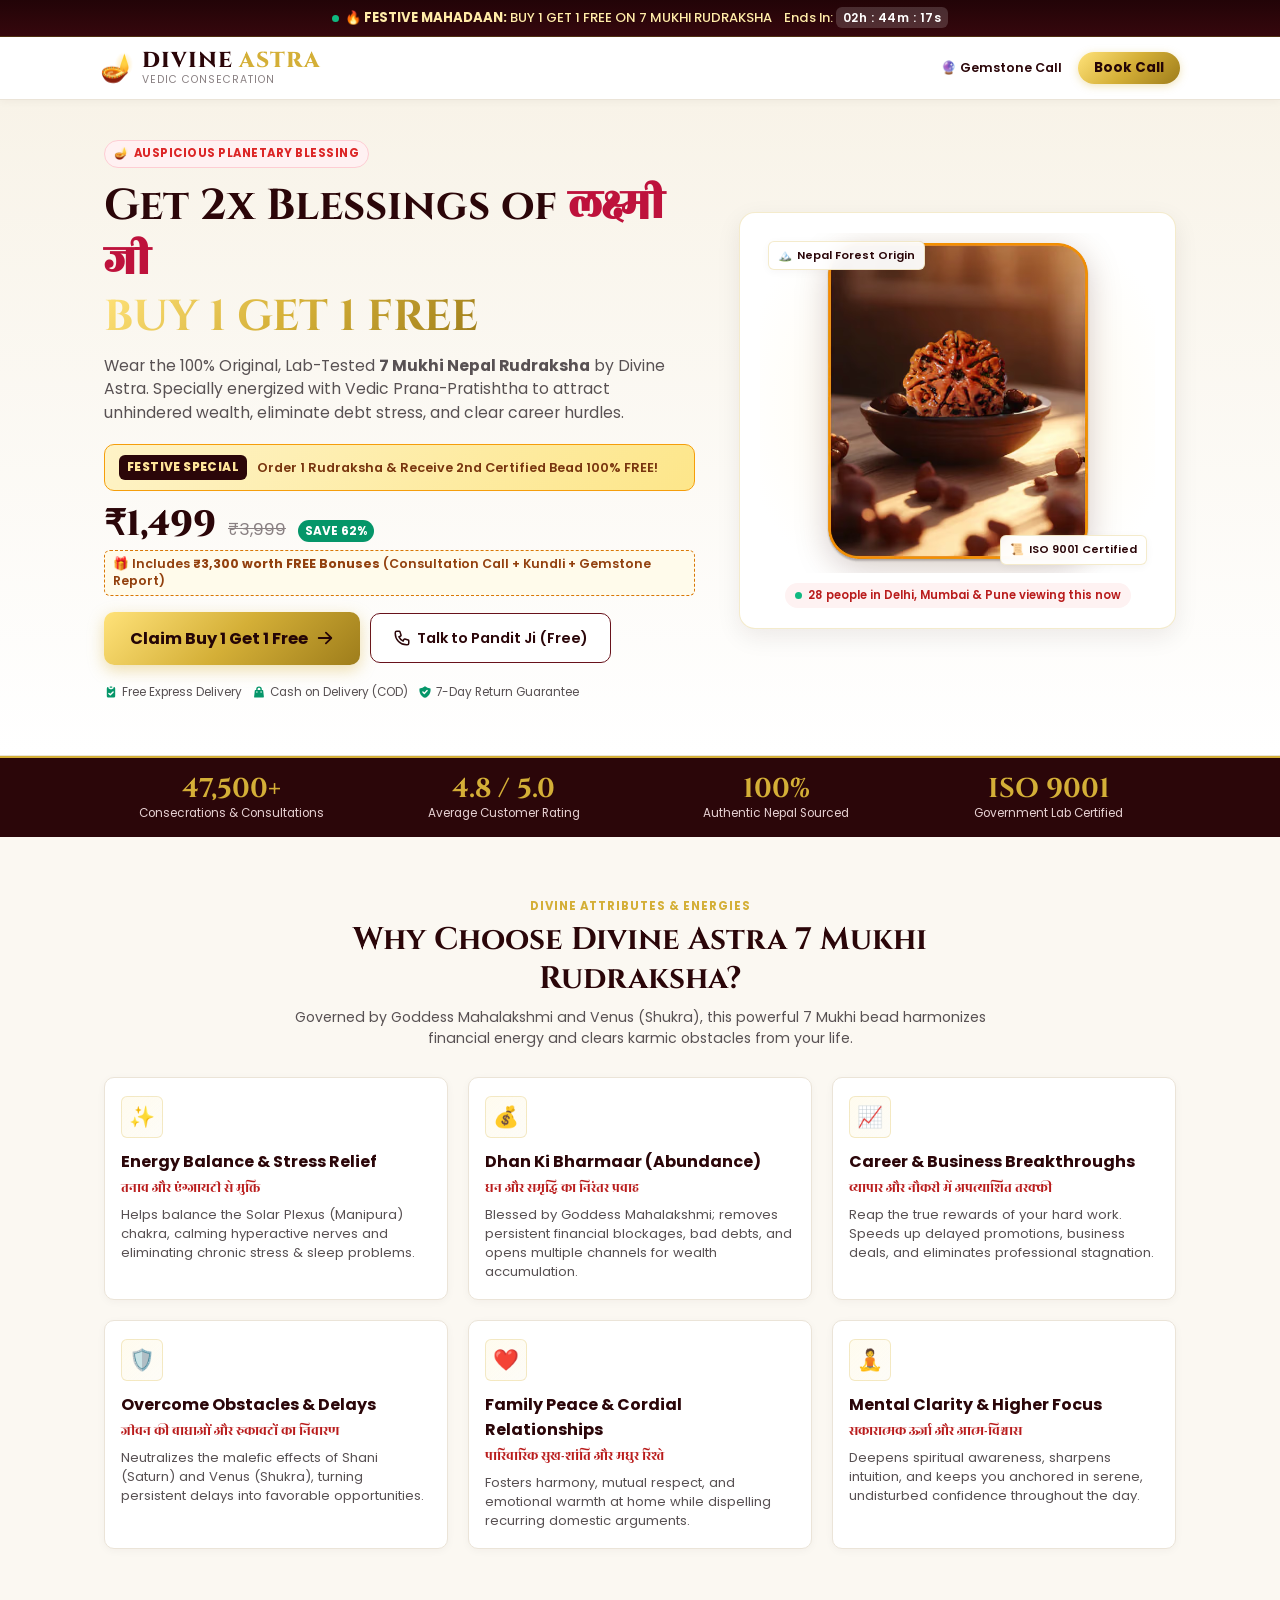
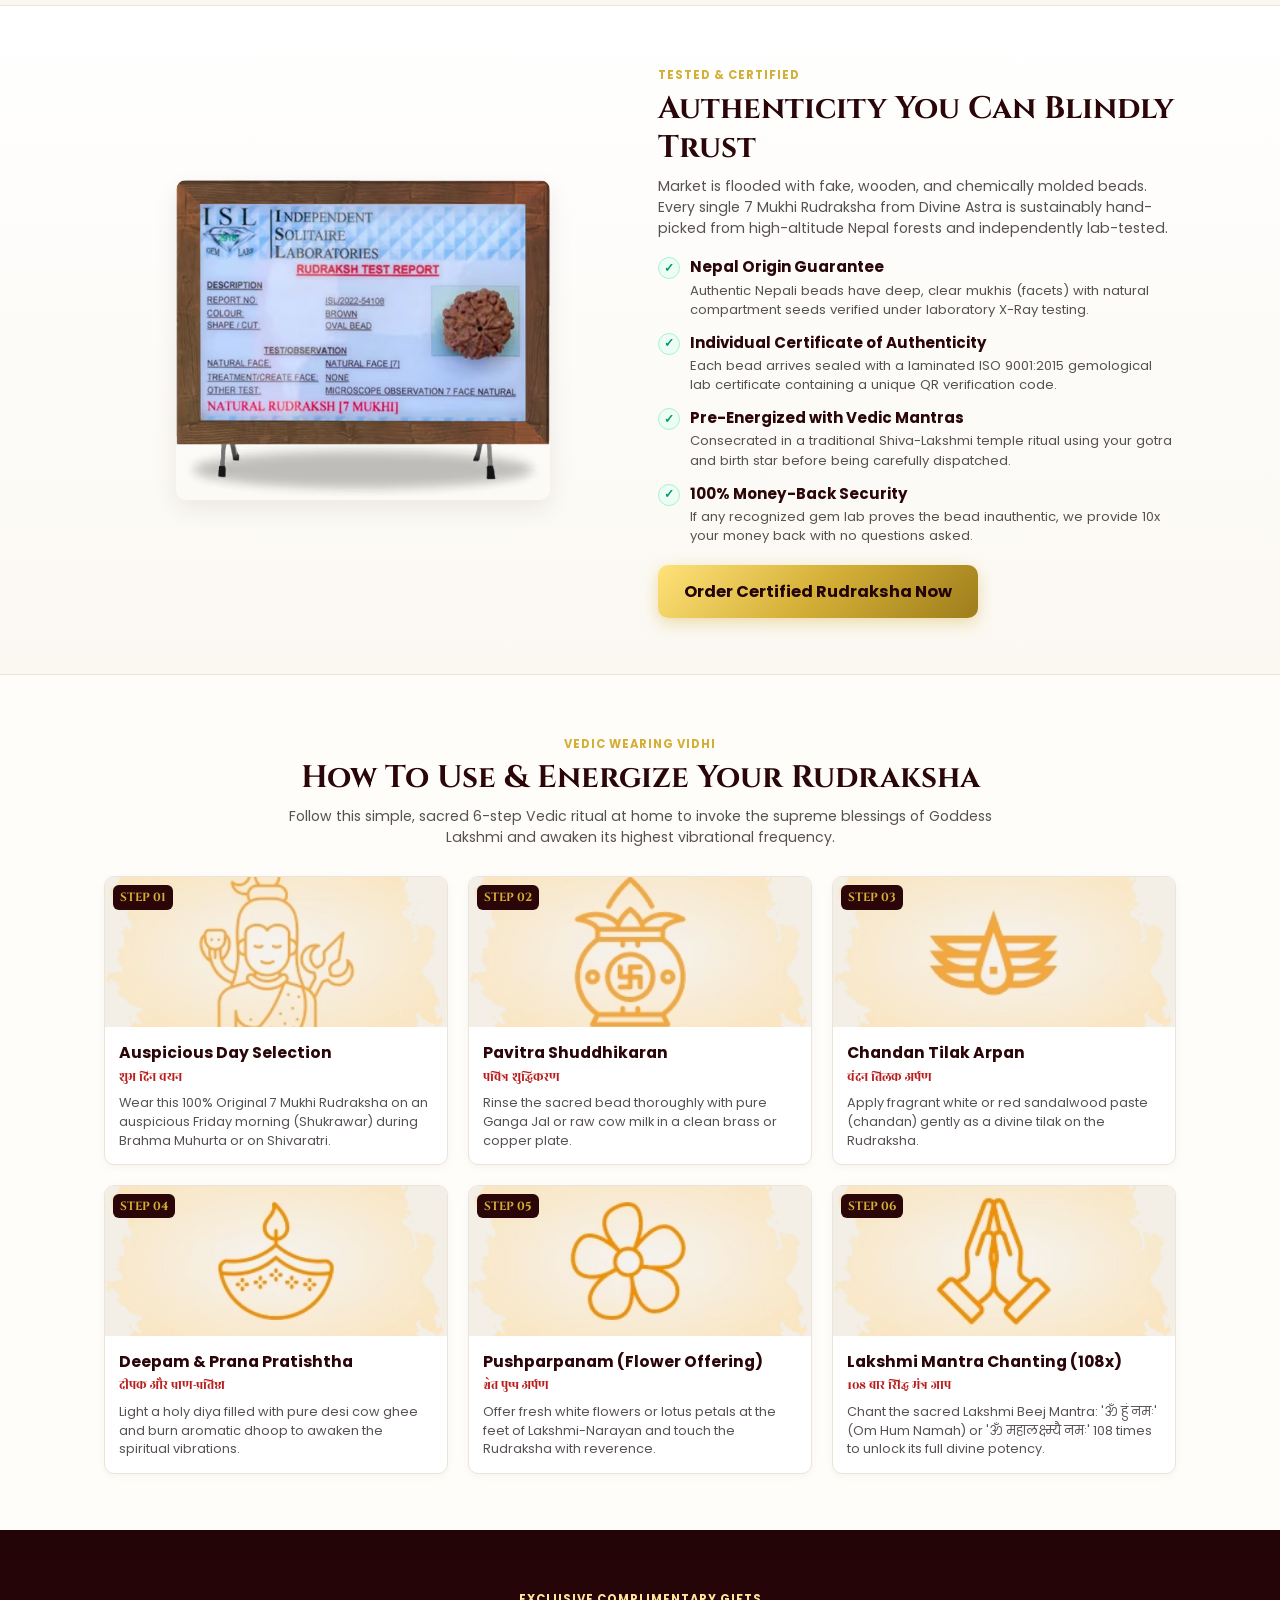
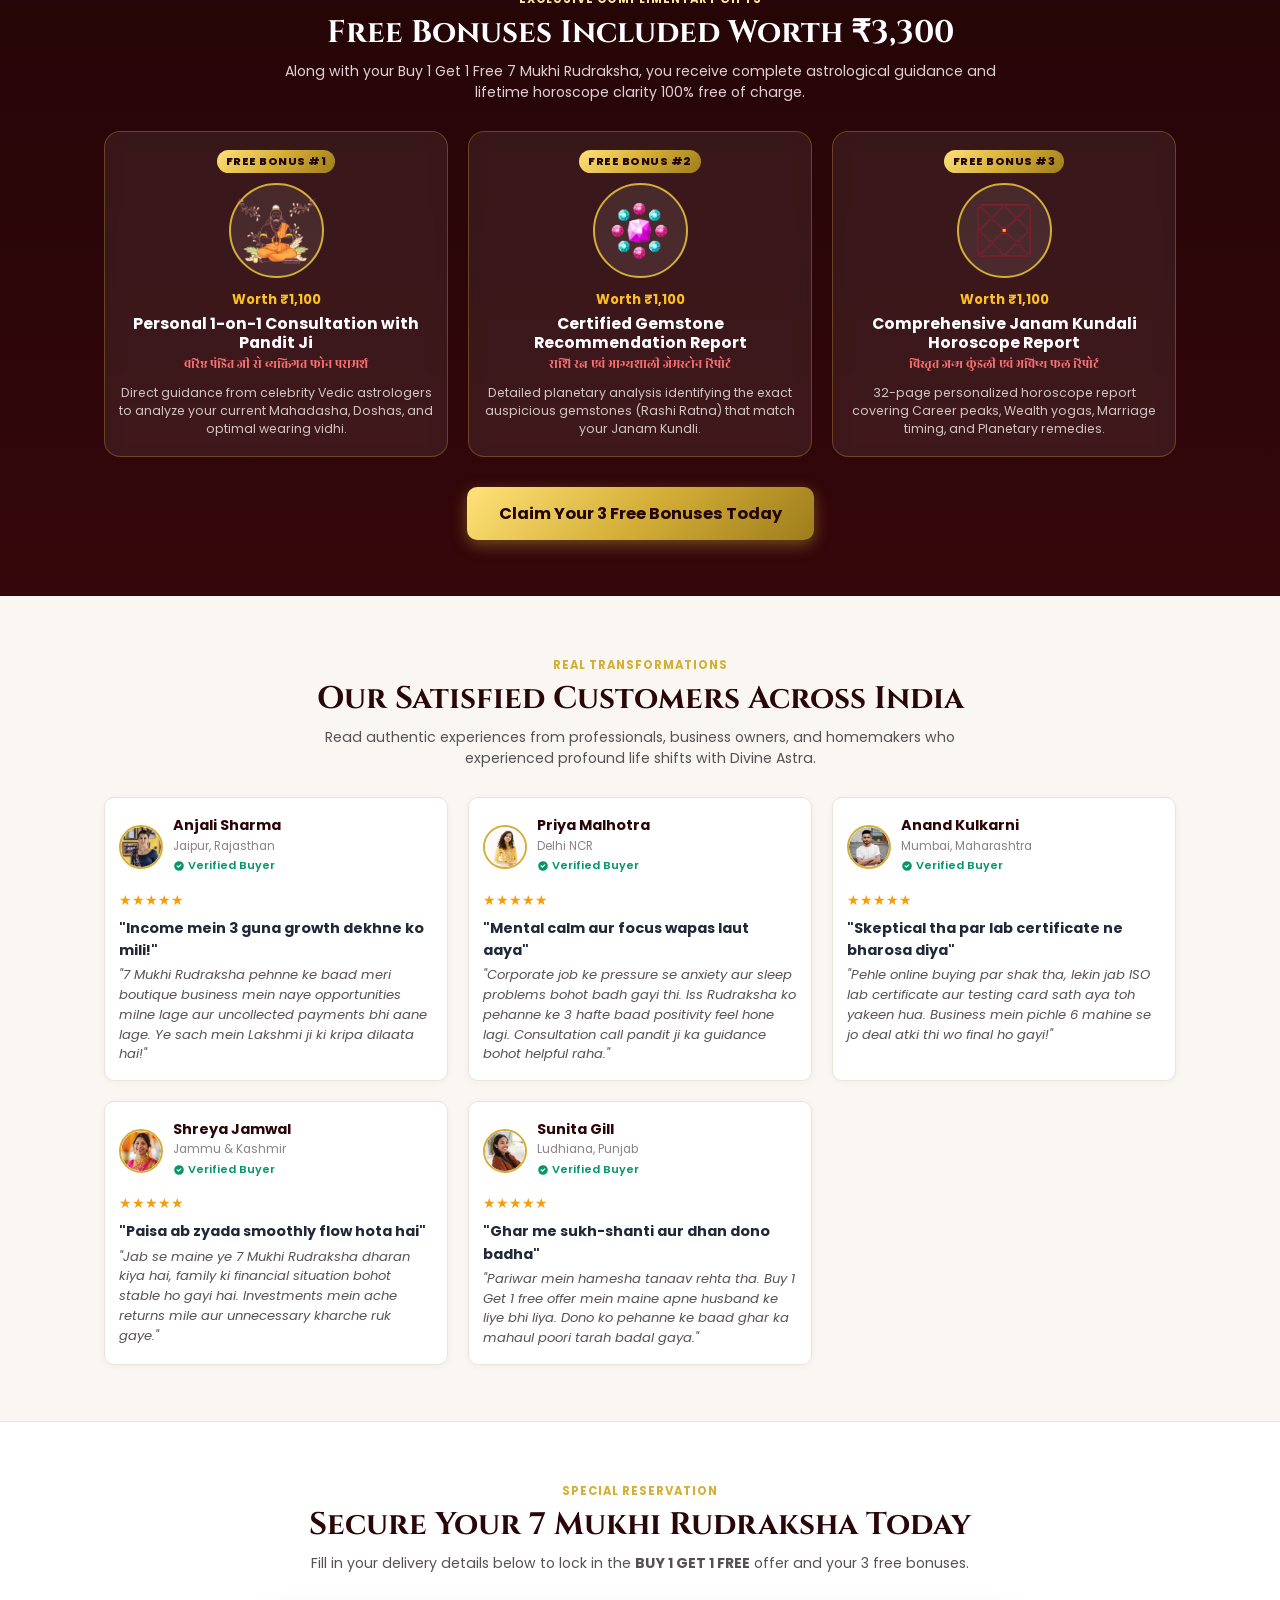
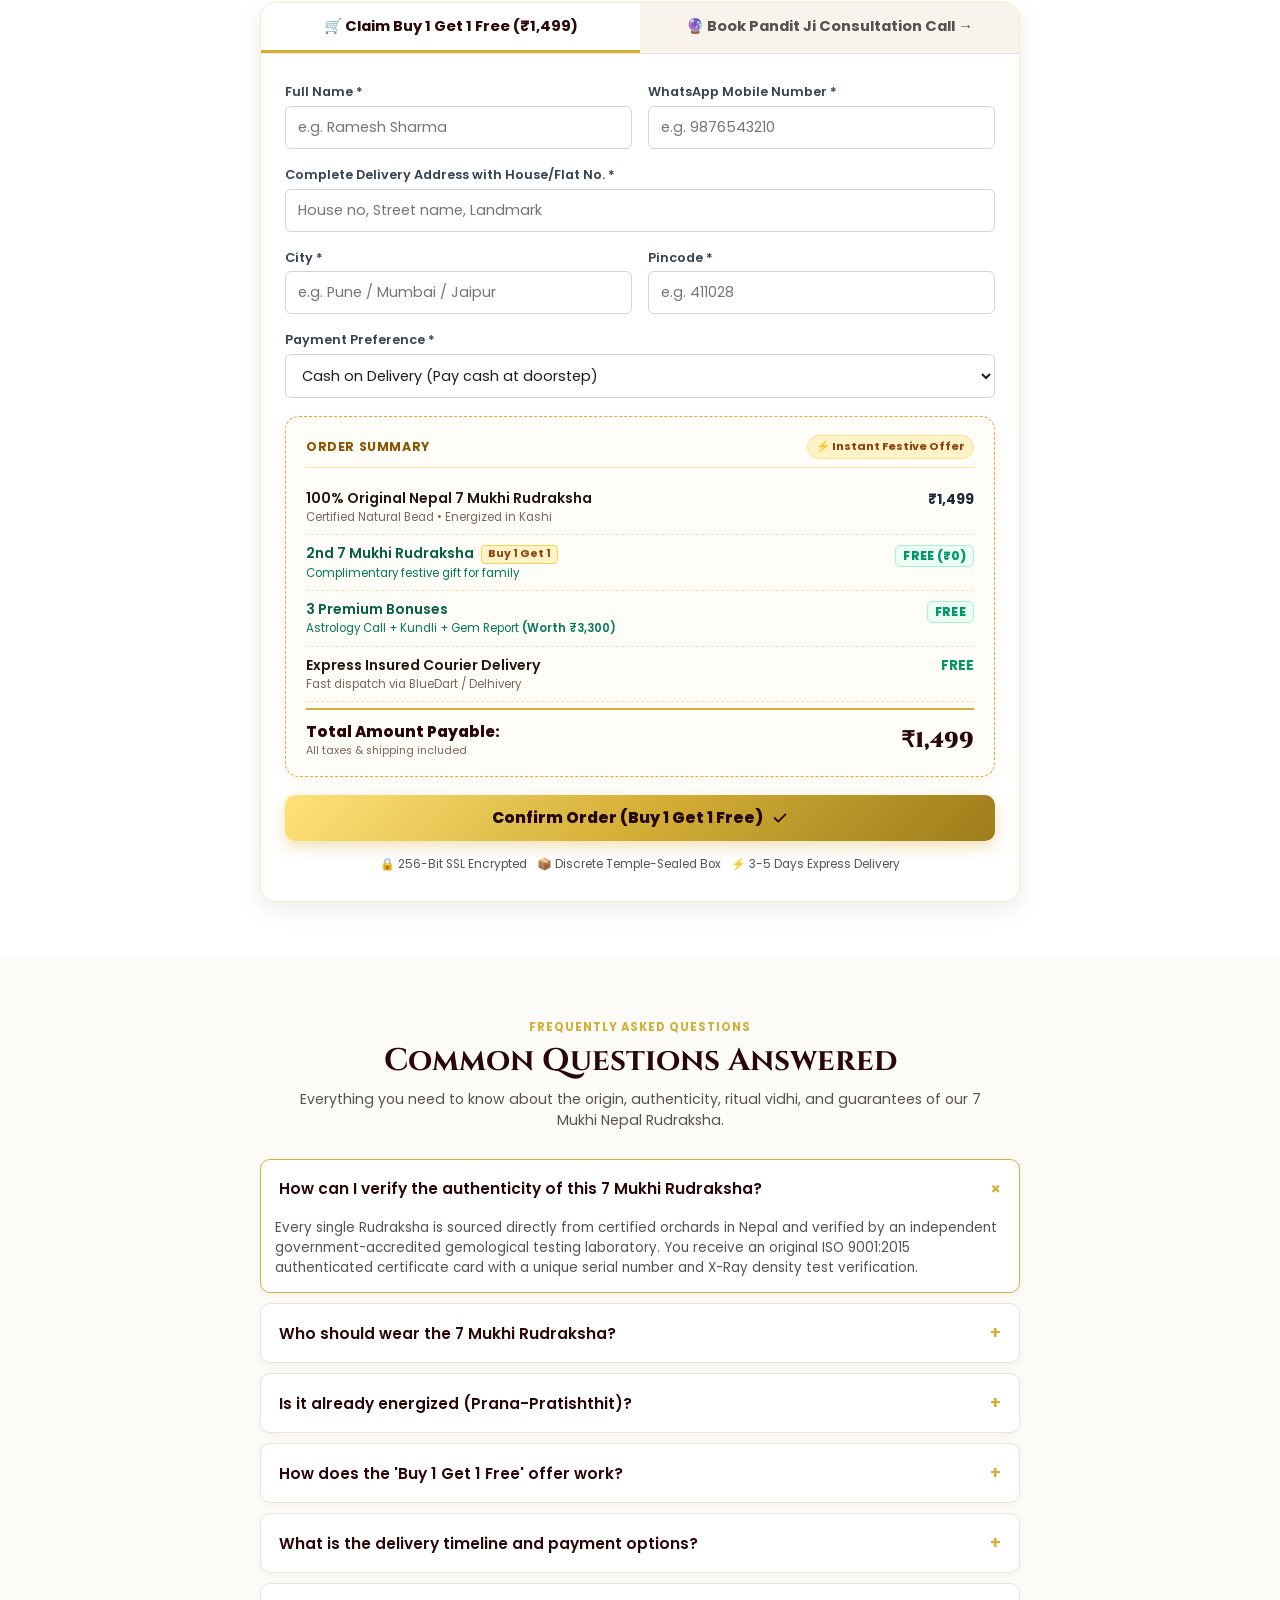
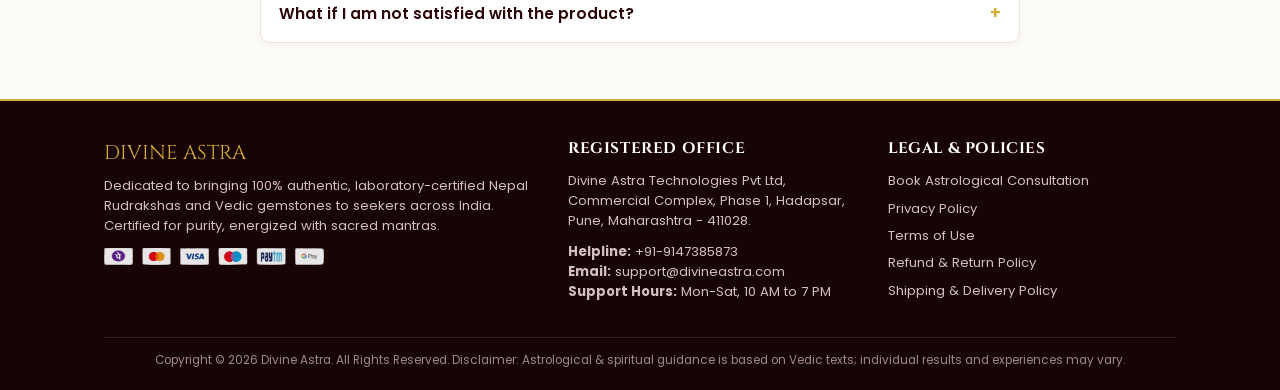
<file: index.html>
<!DOCTYPE html>
<html lang="en">
<head>
  <meta charset="UTF-8">
  <meta name="viewport" content="width=device-width, initial-scale=1.0, maximum-scale=5.0">
  <title>Divine Astra - 100% Authentic 7 Mukhi Nepal Rudraksha | Buy 1 Get 1 Free</title>
  <meta name="description" content="Divine Astra presents 100% Original Nepal 7 Mukhi Rudraksha. Sourced from high-altitude Nepal forests, ISO 9001 certified. Buy 1 Get 1 Free + ₹3,300 Free Bonuses.">
  
  <!-- Google Fonts Preconnect -->
  <link rel="preconnect" href="https://fonts.googleapis.com">
  <link rel="preconnect" href="https://fonts.gstatic.com" crossorigin>
  <link href="https://fonts.googleapis.com/css2?family=Cinzel:wght@600;700;800&family=Poppins:wght@400;500;600;700;800&family=Rozha+One&display=swap" rel="stylesheet">
  
  <!-- Stylesheet -->
  <link rel="stylesheet" href="css/styles.css">
</head>
<body>

  <!-- 1. Top Announcement & Countdown Bar -->
  <div class="announcement-bar">
    <div class="container announcement-inner">
      <div style="display: flex; align-items: center; gap: 6px;">
        <span class="pulse-dot"></span>
        <span>🔥 <strong>FESTIVE MAHADAAN:</strong> BUY 1 GET 1 FREE ON 7 MUKHI RUDRAKSHA</span>
      </div>
      <div>
        <span>Ends In:</span>
        <span class="timer-box" id="offerTimer">02h : 44m : 19s</span>
      </div>
    </div>
  </div>

  <!-- 2. Site Header (Fluid Mobile Optimized) -->
  <header class="site-header">
    <div class="container header-container">
      <div class="logo-wrapper">
        <a href="#hero">
          <div class="logo-icon">🪔</div>
          <div class="logo-text-group">
            <div class="logo-brand">DIVINE <span>ASTRA</span></div>
            <span class="logo-tag">Vedic Consecration</span>
          </div>
        </a>
      </div>

      <div class="header-actions">
        <a href="consultation.html" class="header-nav-link">
          🔮 Gemstone Call
        </a>
        <a href="consultation.html" class="btn-header-cta" title="Book Consultation with Pandit Ji">
          <span>Book Call</span>
        </a>
      </div>
    </div>
  </header>

  <main>
    <!-- 3. Hero Section (Adaptive Fluid Hero) -->
    <section class="hero-section" id="hero">
      <div class="container">
        <div class="hero-grid">
          <!-- Left Column: Sales Copy -->
          <div class="hero-content">
            <div class="hero-eyebrow">
              <span>🪔</span> Auspicious Planetary Blessing
            </div>
            
            <h1 class="hero-title">
              Get 2x Blessings of <span class="devanagari-text">लक्ष्मी जी</span><br>
              <span class="highlight-gold">BUY 1 GET 1 FREE</span>
            </h1>

            <p class="hero-subhead">
              Wear the 100% Original, Lab-Tested <strong>7 Mukhi Nepal Rudraksha</strong> by Divine Astra. Specially energized with Vedic Prana-Pratishtha to attract unhindered wealth, eliminate debt stress, and clear career hurdles.
            </p>

            <!-- Offer Pill -->
            <div class="offer-pill-badge">
              <span class="bogo-tag">FESTIVE SPECIAL</span>
              <div class="bogo-details">
                Order 1 Rudraksha & Receive 2nd Certified Bead 100% FREE!
              </div>
            </div>

            <!-- Pricing Box -->
            <div class="price-block">
              <div class="current-price">₹1,499</div>
              <div class="original-price">₹3,999</div>
              <div class="discount-badge">SAVE 62%</div>
              <div class="bonus-value-tag">
                🎁 Includes <strong>₹3,300 worth FREE Bonuses</strong> (Consultation Call + Kundli + Gemstone Report)
              </div>
            </div>

            <!-- Hero CTAs -->
            <div class="hero-cta-group">
              <a href="#orderSection" class="btn-primary-shine">
                <span>Claim Buy 1 Get 1 Free</span>
                <svg width="18" height="18" viewBox="0 0 20 20" fill="currentColor"><path fill-rule="evenodd" d="M10.293 3.293a1 1 0 011.414 0l6 6a1 1 0 010 1.414l-6 6a1 1 0 01-1.414-1.414L14.586 11H3a1 1 0 110-2h11.586l-4.293-4.293a1 1 0 010-1.414z" clip-rule="evenodd" /></svg>
              </a>
              <!-- Secondary CTA directs to consultation.html -->
              <a href="consultation.html" class="btn-secondary-call">
                <svg width="18" height="18" fill="none" stroke="currentColor" stroke-width="2" viewBox="0 0 24 24"><path d="M3 5a2 2 0 012-2h3.28a1 1 0 01.948.684l1.498 4.493a1 1 0 01-.502 1.21l-2.257 1.13a11.042 11.042 0 005.516 5.516l1.13-2.257a1 1 0 011.21-.502l4.493 1.498a1 1 0 01.684.949V19a2 2 0 01-2 2h-1C9.716 21 3 14.284 3 6V5z"/></svg>
                <span>Talk to Pandit Ji (Free)</span>
              </a>
            </div>

            <!-- Micro Trust -->
            <div class="hero-micro-trust">
              <div class="micro-trust-item">
                <svg width="14" height="14" fill="#059669" viewBox="0 0 20 20"><path d="M9 2a1 1 0 000 2h2a1 1 0 100-2H9z"/><path fill-rule="evenodd" d="M4 5a2 2 0 012-2 3 3 0 003 3h2a3 3 0 003-3 2 2 0 012 2v11a2 2 0 01-2 2H6a2 2 0 01-2-2V5zm9.707 5.707a1 1 0 00-1.414-1.414L9 12.586l-1.293-1.293a1 1 0 00-1.414 1.414l2 2a1 1 0 001.414 0l4-4z" clip-rule="evenodd"/></svg>
                <span>Free Express Delivery</span>
              </div>
              <div class="micro-trust-item">
                <svg width="14" height="14" fill="#059669" viewBox="0 0 20 20"><path fill-rule="evenodd" d="M10 2a4 4 0 00-4 4v1H5a1 1 0 00-.994.89l-1 9A1 1 0 004 18h12a1 1 0 00.994-1.11l-1-9A1 1 0 0015 7h-1V6a4 4 0 00-4-4zm2 5V6a2 2 0 10-4 0v1h4zm-6 3a1 1 0 112 0 1 1 0 01-2 0zm7-1a1 1 0 100 2 1 1 0 000-2z" clip-rule="evenodd"/></svg>
                <span>Cash on Delivery (COD)</span>
              </div>
              <div class="micro-trust-item">
                <svg width="14" height="14" fill="#059669" viewBox="0 0 20 20"><path fill-rule="evenodd" d="M2.166 4.999A11.954 11.954 0 0010 1.944 11.954 11.954 0 0017.834 5c.11.65.166 1.32.166 2.001 0 5.225-3.34 9.67-8 11.317C5.34 16.67 2 12.225 2 7c0-.682.057-1.35.166-2.001zm11.541 3.708a1 1 0 00-1.414-1.414L9 10.586 7.707 9.293a1 1 0 00-1.414 1.414l2 2a1 1 0 001.414 0l4-4z" clip-rule="evenodd"/></svg>
                <span>7-Day Return Guarantee</span>
              </div>
            </div>
          </div>

          <!-- Right Column: Visual Product Showcase -->
          <div class="hero-visual-card">
            <div class="hero-image-wrap">
              <img src="assets/images/hero-rudraksha.avif" alt="Divine Astra 7 Mukhi Nepal Rudraksha" class="hero-main-img" />
              
              <div class="floating-badge origin">
                <span>🏔️</span>
                <span>Nepal Forest Origin</span>
              </div>

              <div class="floating-badge cert">
                <span>📜</span>
                <span>ISO 9001 Certified</span>
              </div>
            </div>

            <div class="live-viewers-tag">
              <span class="pulse-dot"></span>
              <span>28 people in Delhi, Mumbai & Pune viewing this now</span>
            </div>
          </div>
        </div>
      </div>
    </section>

    <!-- 4. Trust Stats Counter Strip -->
    <div class="trust-bar">
      <div class="container">
        <div class="trust-stats-grid">
          <div class="trust-stat-item">
            <div class="stat-number">47,500+</div>
            <div class="stat-label">Consecrations & Consultations</div>
          </div>
          <div class="trust-stat-item">
            <div class="stat-number">4.8 / 5.0</div>
            <div class="stat-label">Average Customer Rating</div>
          </div>
          <div class="trust-stat-item">
            <div class="stat-number">100%</div>
            <div class="stat-label">Authentic Nepal Sourced</div>
          </div>
          <div class="trust-stat-item">
            <div class="stat-number">ISO 9001</div>
            <div class="stat-label">Government Lab Certified</div>
          </div>
        </div>
      </div>
    </div>

    <!-- 5. Benefits Section ("Why Choose Our 7 Mukhi Rudraksha") -->
    <section class="section-pad" id="benefits">
      <div class="container">
        <div class="section-head">
          <span class="section-tag">DIVINE ATTRIBUTES & ENERGIES</span>
          <h2 class="section-title">Why Choose Divine Astra 7 Mukhi Rudraksha?</h2>
          <p class="section-desc">
            Governed by Goddess Mahalakshmi and Venus (Shukra), this powerful 7 Mukhi bead harmonizes financial energy and clears karmic obstacles from your life.
          </p>
        </div>

        <div class="benefits-grid" id="benefitsGrid">
          <!-- Populated by data.js -->
        </div>
      </div>
    </section>

    <!-- 6. Authenticity & Laboratory Testing Section -->
    <section class="section-pad authenticity-section" id="authenticity">
      <div class="container">
        <div class="auth-grid">
          <div class="auth-image-wrap">
            <img src="assets/images/certificate.avif" alt="Divine Astra Authenticity Certificate" class="auth-cert-img" />
          </div>

          <div class="auth-content">
            <span class="section-tag">TESTED & CERTIFIED</span>
            <h2 class="section-title">Authenticity You Can Blindly Trust</h2>
            <p class="section-desc">
              Market is flooded with fake, wooden, and chemically molded beads. Every single 7 Mukhi Rudraksha from Divine Astra is sustainably hand-picked from high-altitude Nepal forests and independently lab-tested.
            </p>

            <ul class="auth-list">
              <li class="auth-item">
                <div class="auth-check-icon">✓</div>
                <div class="auth-item-content">
                  <h4>Nepal Origin Guarantee</h4>
                  <p>Authentic Nepali beads have deep, clear mukhis (facets) with natural compartment seeds verified under laboratory X-Ray testing.</p>
                </div>
              </li>
              <li class="auth-item">
                <div class="auth-check-icon">✓</div>
                <div class="auth-item-content">
                  <h4>Individual Certificate of Authenticity</h4>
                  <p>Each bead arrives sealed with a laminated ISO 9001:2015 gemological lab certificate containing a unique QR verification code.</p>
                </div>
              </li>
              <li class="auth-item">
                <div class="auth-check-icon">✓</div>
                <div class="auth-item-content">
                  <h4>Pre-Energized with Vedic Mantras</h4>
                  <p>Consecrated in a traditional Shiva-Lakshmi temple ritual using your gotra and birth star before being carefully dispatched.</p>
                </div>
              </li>
              <li class="auth-item">
                <div class="auth-check-icon">✓</div>
                <div class="auth-item-content">
                  <h4>100% Money-Back Security</h4>
                  <p>If any recognized gem lab proves the bead inauthentic, we provide 10x your money back with no questions asked.</p>
                </div>
              </li>
            </ul>

            <div style="margin-top: 20px;">
              <a href="#orderSection" class="btn-primary-shine">
                <span>Order Certified Rudraksha Now</span>
              </a>
            </div>
          </div>
        </div>
      </div>
    </section>

    <!-- 7. How To Use / 6-Step Energization Vidhi -->
    <section class="section-pad vidhi-section" id="vidhi">
      <div class="container">
        <div class="section-head">
          <span class="section-tag">VEDIC WEARING VIDHI</span>
          <h2 class="section-title">How To Use & Energize Your Rudraksha</h2>
          <p class="section-desc">
            Follow this simple, sacred 6-step Vedic ritual at home to invoke the supreme blessings of Goddess Lakshmi and awaken its highest vibrational frequency.
          </p>
        </div>

        <div class="vidhi-grid" id="vidhiGrid">
          <!-- Populated by data.js -->
        </div>
      </div>
    </section>

    <!-- 8. Bonuses Section (Worth ₹3,300 Free) -->
    <section class="section-pad bonuses-section" id="bonuses">
      <div class="container">
        <div class="section-head">
          <span class="section-tag" style="color: #FFE699;">EXCLUSIVE COMPLIMENTARY GIFTS</span>
          <h2 class="section-title">Free Bonuses Included Worth ₹3,300</h2>
          <p class="section-desc">
            Along with your Buy 1 Get 1 Free 7 Mukhi Rudraksha, you receive complete astrological guidance and lifetime horoscope clarity 100% free of charge.
          </p>
        </div>

        <div class="bonuses-grid" id="bonusesGrid">
          <!-- Populated by data.js -->
        </div>

        <div style="text-align: center; margin-top: 30px;">
          <a href="#orderSection" class="btn-primary-shine" style="padding: 14px 32px;">
            <span>Claim Your 3 Free Bonuses Today</span>
          </a>
        </div>
      </div>
    </section>

    <!-- 9. Customer Testimonials -->
    <section class="section-pad testimonials-section" id="reviews">
      <div class="container">
        <div class="section-head">
          <span class="section-tag">REAL TRANSFORMATIONS</span>
          <h2 class="section-title">Our Satisfied Customers Across India</h2>
          <p class="section-desc">
            Read authentic experiences from professionals, business owners, and homemakers who experienced profound life shifts with Divine Astra.
          </p>
        </div>

        <div class="testimonials-grid" id="testimonialsGrid">
          <!-- Populated by data.js -->
        </div>
      </div>
    </section>

    <!-- 10. Order Section -->
    <section class="section-pad order-section" id="orderSection">
      <div class="container">
        <div class="section-head">
          <span class="section-tag">SPECIAL RESERVATION</span>
          <h2 class="section-title">Secure Your 7 Mukhi Rudraksha Today</h2>
          <p class="section-desc">
            Fill in your delivery details below to lock in the <strong>BUY 1 GET 1 FREE</strong> offer and your 3 free bonuses.
          </p>
        </div>

        <div class="order-box">
          <div class="order-tabs">
            <div class="order-tab active" data-tab="tab-order">
              🛒 Claim Buy 1 Get 1 Free (₹1,499)
            </div>
            <a href="consultation.html" class="order-tab" style="display: flex; align-items: center; justify-content: center; text-decoration: none;">
              🔮 Book Pandit Ji Consultation Call →
            </a>
          </div>

          <div class="order-content-wrap">
            <div class="tab-pane active" id="tab-order">
              <form id="bogoOrderForm">
                <div class="form-grid">
                  <div class="form-group">
                    <label class="form-label">Full Name *</label>
                    <input type="text" class="form-input" placeholder="e.g. Ramesh Sharma" required />
                  </div>

                  <div class="form-group">
                    <label class="form-label">WhatsApp Mobile Number *</label>
                    <input type="tel" class="form-input" placeholder="e.g. 9876543210" pattern="[0-9]{10}" required />
                  </div>

                  <div class="form-group full-span">
                    <label class="form-label">Complete Delivery Address with House/Flat No. *</label>
                    <input type="text" class="form-input" placeholder="House no, Street name, Landmark" required />
                  </div>

                  <div class="form-group">
                    <label class="form-label">City *</label>
                    <input type="text" class="form-input" placeholder="e.g. Pune / Mumbai / Jaipur" required />
                  </div>

                  <div class="form-group">
                    <label class="form-label">Pincode *</label>
                    <input type="text" class="form-input" placeholder="e.g. 411028" pattern="[0-9]{6}" required />
                  </div>

                  <div class="form-group full-span">
                    <label class="form-label">Payment Preference *</label>
                    <select class="form-select" required>
                      <option value="cod">Cash on Delivery (Pay cash at doorstep)</option>
                      <option value="upi">Online UPI / Card / NetBanking (Extra ₹100 Discount)</option>
                    </select>
                  </div>
                </div>

                                                <!-- Summary Checkout Card (Ultra-Fluid Receipt Layout) -->
                <div class="summary-checkout-card">
                  <div class="summary-card-header">
                    <span class="header-title">Order Summary</span>
                    <span class="secure-tag">⚡ Instant Festive Offer</span>
                  </div>
                  
                  <div class="summary-row">
                    <div class="summary-item-info">
                      <div class="item-title">100% Original Nepal 7 Mukhi Rudraksha</div>
                      <div class="item-sub">Certified Natural Bead • Energized in Kashi</div>
                    </div>
                    <div class="summary-item-price">₹1,499</div>
                  </div>

                  <div class="summary-row highlight-benefit">
                    <div class="summary-item-info">
                      <div class="item-title">2nd 7 Mukhi Rudraksha <span class="bogo-pill">Buy 1 Get 1</span></div>
                      <div class="item-sub">Complimentary festive gift for family</div>
                    </div>
                    <div class="summary-item-price">
                      <span class="free-badge">FREE (₹0)</span>
                    </div>
                  </div>

                  <div class="summary-row highlight-benefit">
                    <div class="summary-item-info">
                      <div class="item-title">3 Premium Bonuses</div>
                      <div class="item-sub">Astrology Call + Kundli + Gem Report <span class="worth-sub">(Worth ₹3,300)</span></div>
                    </div>
                    <div class="summary-item-price">
                      <span class="free-badge">FREE</span>
                    </div>
                  </div>

                  <div class="summary-row">
                    <div class="summary-item-info">
                      <div class="item-title">Express Insured Courier Delivery</div>
                      <div class="item-sub">Fast dispatch via BlueDart / Delhivery</div>
                    </div>
                    <div class="summary-item-price free-text">FREE</div>
                  </div>

                  <div class="summary-row total-row">
                    <div class="total-label-wrap">
                      <span class="total-label">Total Amount Payable:</span>
                      <span class="total-sub">All taxes & shipping included</span>
                    </div>
                    <div class="total-amount">₹1,499</div>
                  </div>
                </div>

                <button type="submit" class="btn-submit-order">
                  <span>Confirm Order (Buy 1 Get 1 Free)</span>
                  <svg width="18" height="18" viewBox="0 0 20 20" fill="currentColor"><path fill-rule="evenodd" d="M16.707 5.293a1 1 0 010 1.414l-8 8a1 1 0 01-1.414 0l-4-4a1 1 0 011.414-1.414L8 12.586l7.293-7.293a1 1 0 011.414 0z" clip-rule="evenodd"/></svg>
                </button>

                <div class="security-seal-strip">
                  <span>🔒 256-Bit SSL Encrypted</span>
                  <span>📦 Discrete Temple-Sealed Box</span>
                  <span>⚡ 3-5 Days Express Delivery</span>
                </div>
              </form>
            </div>
          </div>
        </div>
      </div>
    </section>

    <!-- 11. FAQ Section -->
    <section class="section-pad faq-section" id="faqs">
      <div class="container">
        <div class="section-head">
          <span class="section-tag">FREQUENTLY ASKED QUESTIONS</span>
          <h2 class="section-title">Common Questions Answered</h2>
          <p class="section-desc">
            Everything you need to know about the origin, authenticity, ritual vidhi, and guarantees of our 7 Mukhi Nepal Rudraksha.
          </p>
        </div>

        <div class="faq-container" id="faqContainer">
          <!-- Populated by data.js -->
        </div>
      </div>
    </section>
  </main>

  <!-- 12. Site Footer -->
  <footer class="site-footer">
    <div class="container">
      <div class="footer-grid">
        <div>
          <div class="footer-brand">DIVINE ASTRA</div>
          <p class="footer-text">
            Dedicated to bringing 100% authentic, laboratory-certified Nepal Rudrakshas and Vedic gemstones to seekers across India. Certified for purity, energized with sacred mantras.
          </p>
          <img src="assets/images/payments.webp" alt="Accepted Payment Modes" class="footer-payments-img" />
        </div>

        <div>
          <h3 class="footer-heading">REGISTERED OFFICE</h3>
          <p class="footer-text" style="font-size: 0.82rem;">
            Divine Astra Technologies Pvt Ltd, Commercial Complex, Phase 1, Hadapsar, Pune, Maharashtra - 411028.
          </p>
          <p class="footer-text" style="font-size: 0.82rem;">
            <strong>Helpline:</strong> +91-9147385873<br>
            <strong>Email:</strong> support@divineastra.com<br>
            <strong>Support Hours:</strong> Mon-Sat, 10 AM to 7 PM
          </p>
        </div>

        <div>
          <h3 class="footer-heading">LEGAL & POLICIES</h3>
          <ul class="footer-links">
            <li><a href="consultation.html">Book Astrological Consultation</a></li>
            <li><a href="#hero">Privacy Policy</a></li>
            <li><a href="#hero">Terms of Use</a></li>
            <li><a href="#hero">Refund & Return Policy</a></li>
            <li><a href="#hero">Shipping & Delivery Policy</a></li>
          </ul>
        </div>
      </div>

      <div class="footer-bottom">
        <p>Copyright © 2026 Divine Astra. All Rights Reserved. Disclaimer: Astrological & spiritual guidance is based on Vedic texts; individual results and experiences may vary.</p>
      </div>
    </div>
  </footer>

  <!-- 13. Sticky Mobile Bottom Bar -->
  <div class="sticky-mobile-bar">
    <div class="mobile-bar-price">
      <div class="mobile-price-now">₹1,499</div>
      <div class="mobile-price-bogo">BUY 1 GET 1 FREE</div>
    </div>
    <a href="#orderSection" class="btn-mobile-order">
      Claim Deal Now 🔥
    </a>
  </div>

  <!-- 14. Toast Notifications Container -->
  <div class="toast-container" id="toastContainer"></div>

  <!-- Scripts -->
  <script src="js/data.js"></script>
  <script src="js/app.js"></script>
</body>
</html>
</file>
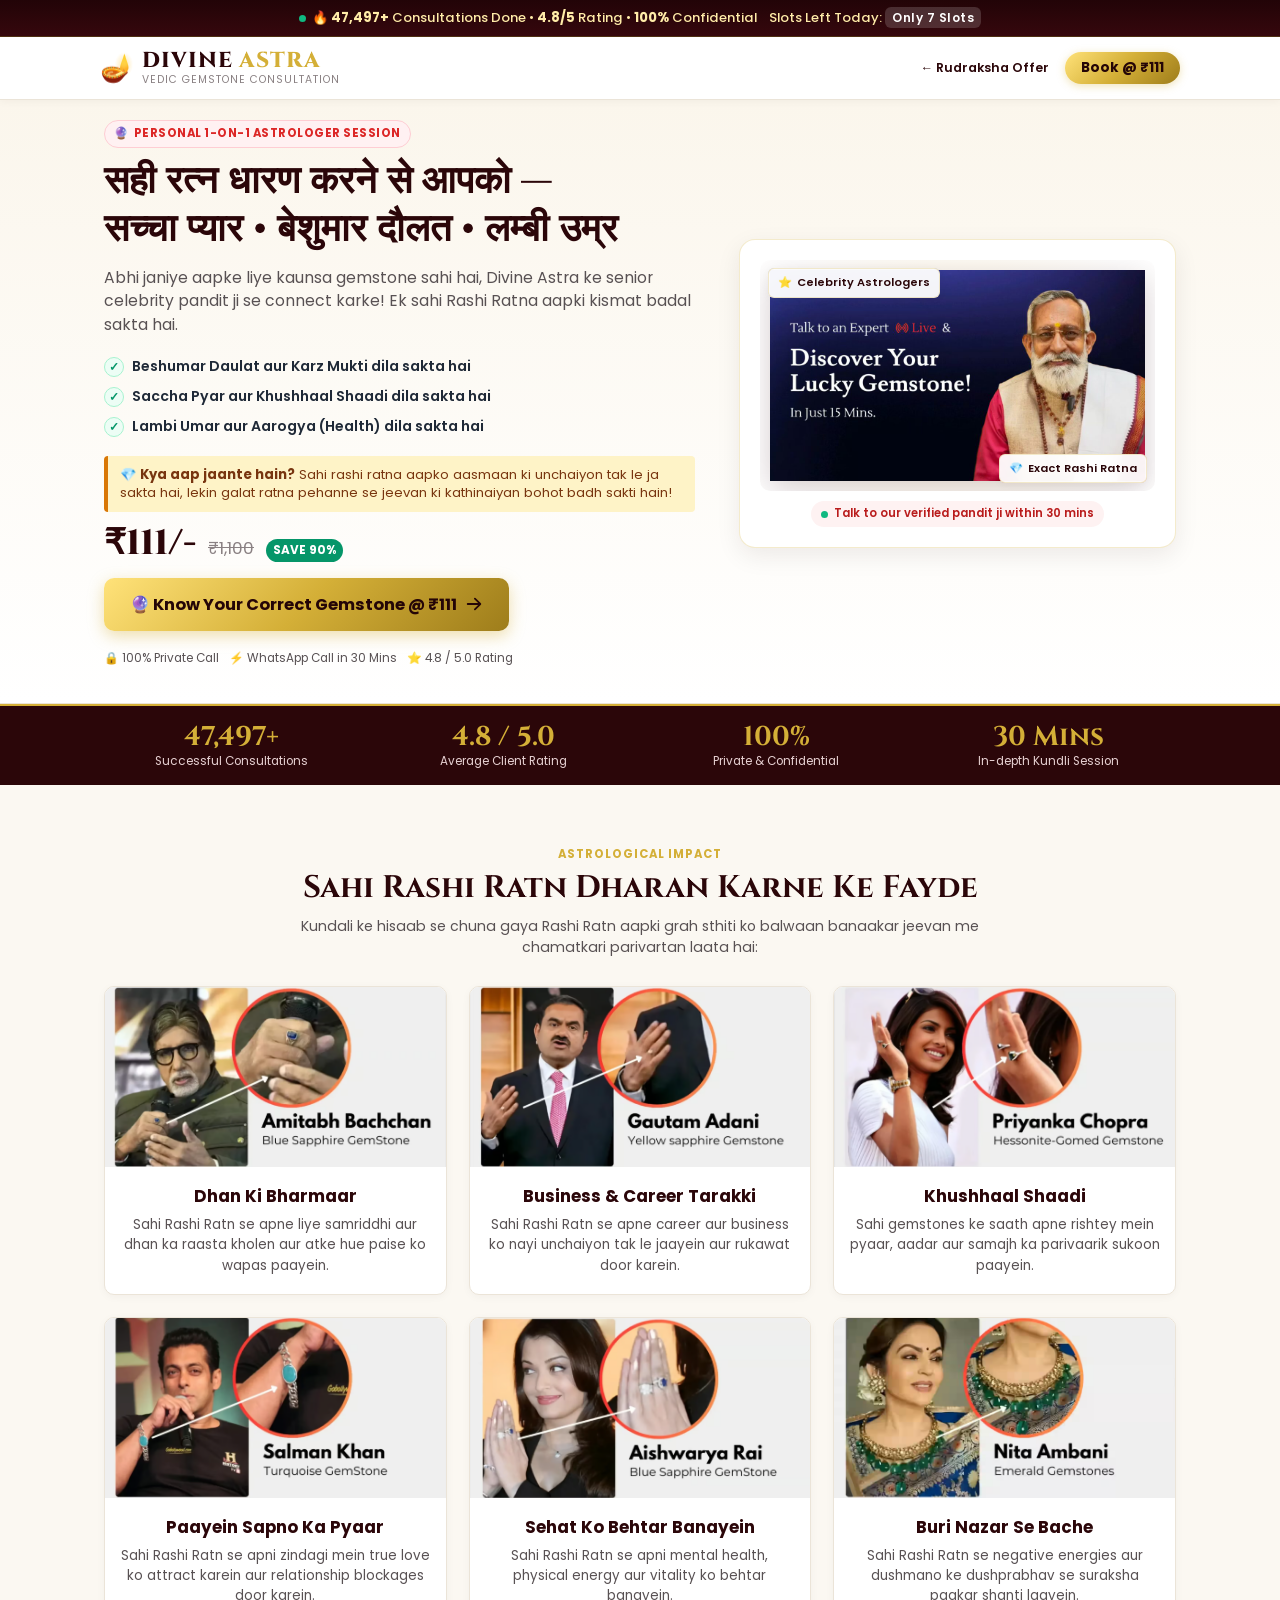
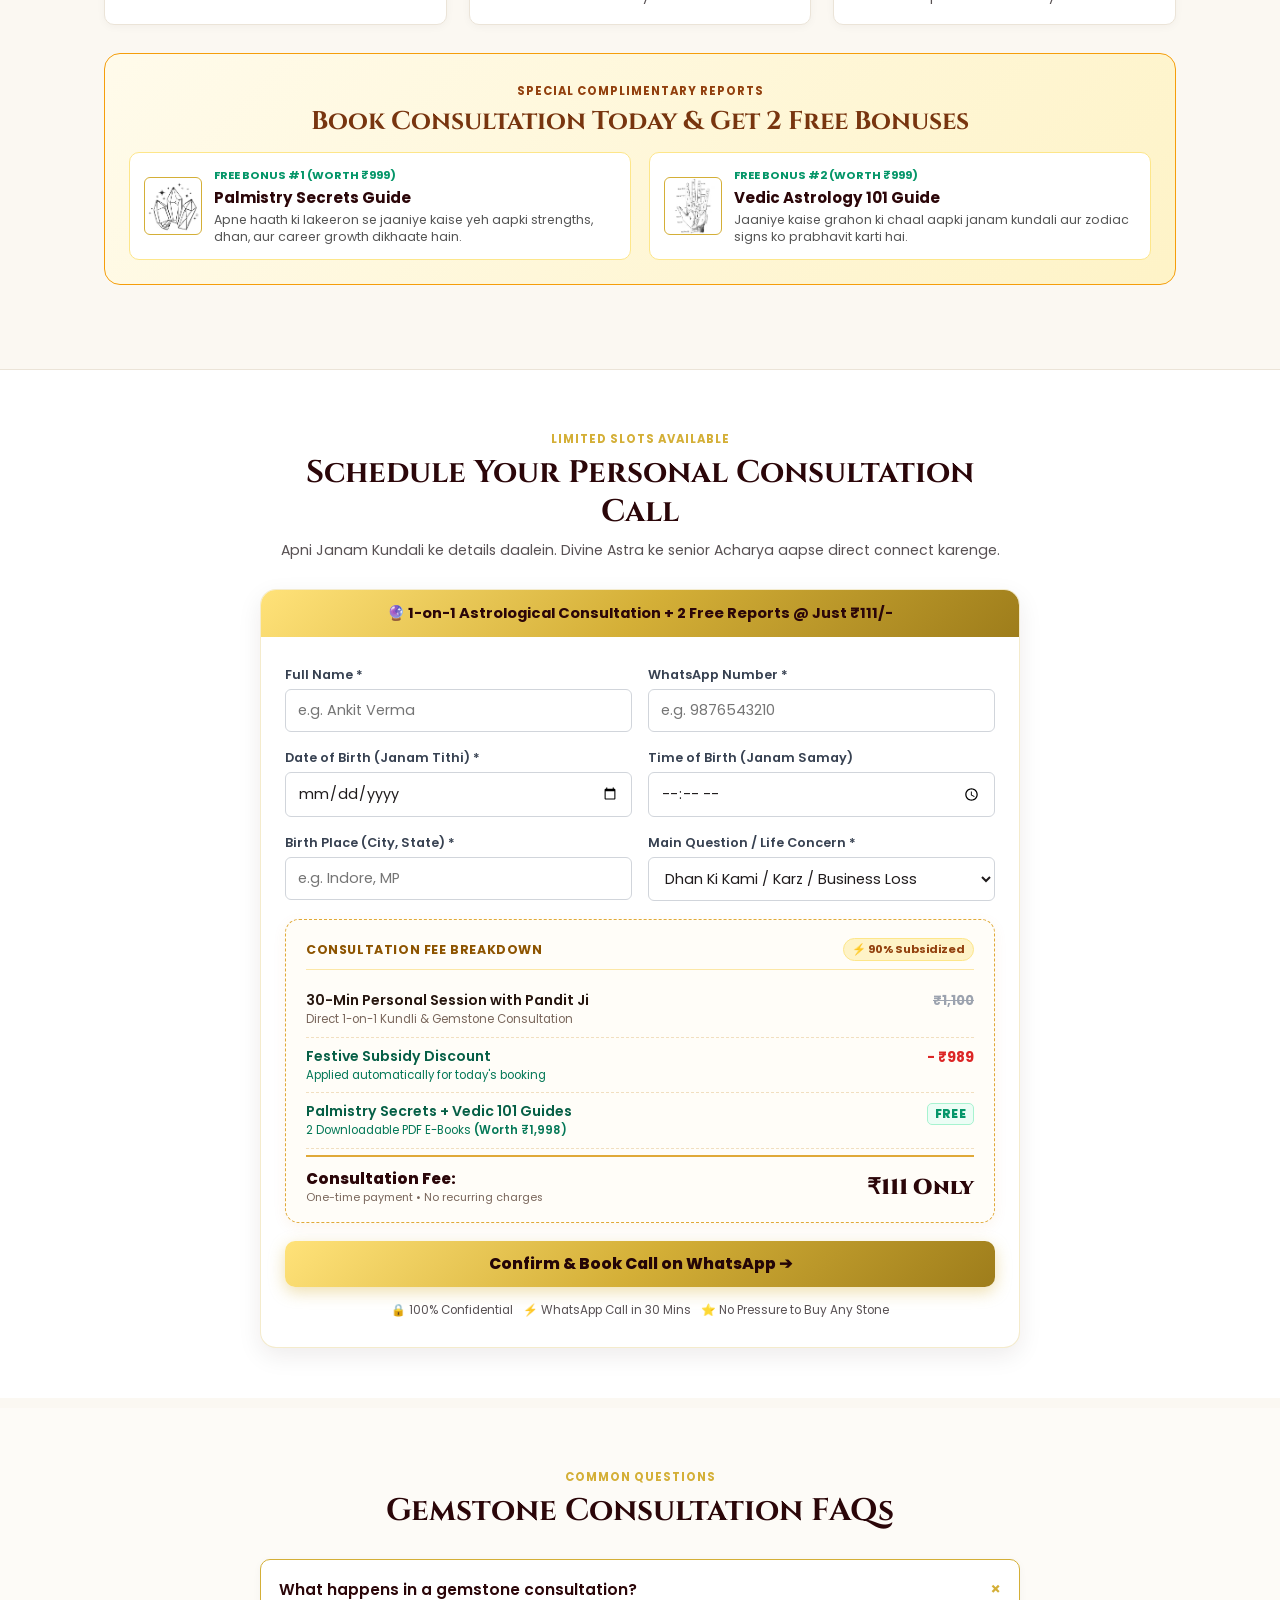
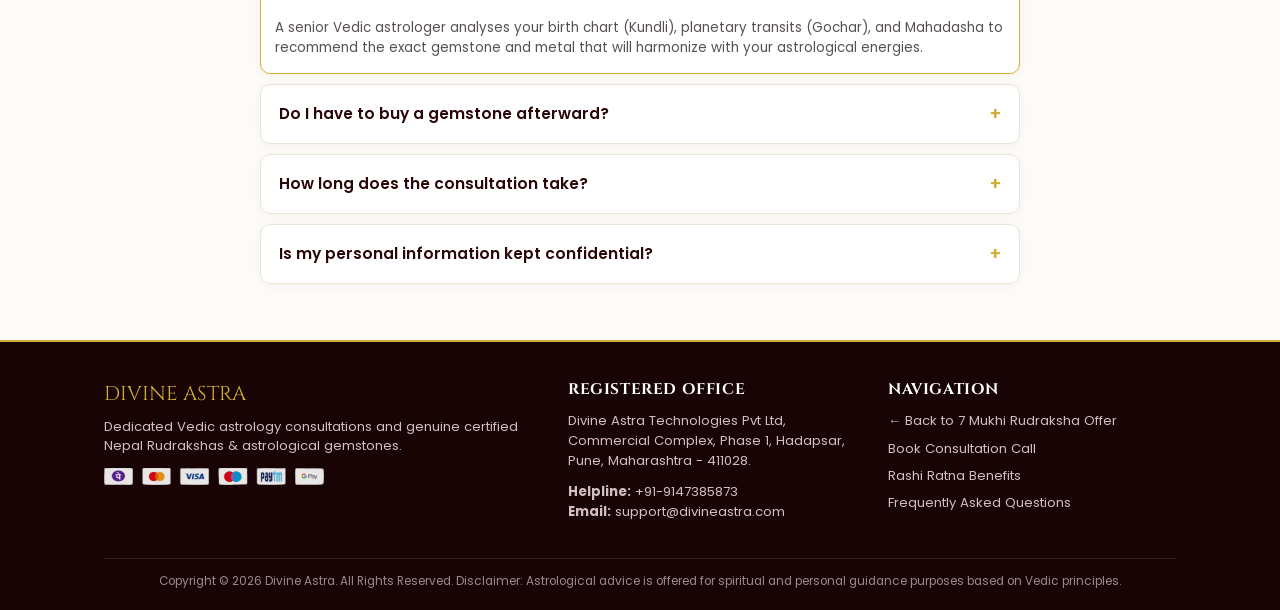
<file: consultation.html>
<!DOCTYPE html>
<html lang="en">
<head>
  <meta charset="UTF-8">
  <meta name="viewport" content="width=device-width, initial-scale=1.0, maximum-scale=5.0">
  <title>Gemstone Consultation - Divine Astra | Vedic Rashi Ratna Guidance</title>
  <meta name="description" content="Talk to celebrity Vedic astrologers at Divine Astra. Sahi Rashi Ratna can bring wealth, love, health, and career breakthroughs. Consultation @ Rs.111/- Only.">
  
  <!-- Google Fonts Preconnect -->
  <link rel="preconnect" href="https://fonts.googleapis.com">
  <link rel="preconnect" href="https://fonts.gstatic.com" crossorigin>
  <link href="https://fonts.googleapis.com/css2?family=Cinzel:wght@600;700;800&family=Poppins:wght@400;500;600;700;800&family=Rozha+One&display=swap" rel="stylesheet">
  
  <!-- Stylesheet -->
  <link rel="stylesheet" href="css/styles.css">
</head>
<body>

  <!-- Top Trust & Scarcity Bar -->
  <div class="announcement-bar">
    <div class="container announcement-inner">
      <div style="display: flex; align-items: center; gap: 6px;">
        <span class="pulse-dot"></span>
        <span>🔥 <strong>47,497+</strong> Consultations Done • <strong>4.8/5</strong> Rating • <strong>100%</strong> Confidential</span>
      </div>
      <div>
        <span>Slots Left Today:</span>
        <span class="timer-box">Only 7 Slots</span>
      </div>
    </div>
  </div>

  <!-- Header (Clean Fluid Header) -->
  <header class="site-header">
    <div class="container header-container">
      <div class="logo-wrapper">
        <a href="index.html">
          <div class="logo-icon">🪔</div>
          <div class="logo-text-group">
            <div class="logo-brand">DIVINE <span>ASTRA</span></div>
            <span class="logo-tag">Vedic Gemstone Consultation</span>
          </div>
        </a>
      </div>

      <div class="header-actions">
        <a href="index.html" class="header-nav-link">
          ← Rudraksha Offer
        </a>
        <a href="#consultFormSection" class="btn-header-cta">
          Book @ ₹111
        </a>
      </div>
    </div>
  </header>

  <main>
    <!-- 1. Hero Section -->
    <section class="gem-hero" id="gemHero">
      <div class="container">
        <div class="hero-grid">
          <div class="hero-content">
            <div class="hero-eyebrow">
              <span>🔮</span> Personal 1-on-1 Astrologer Session
            </div>

            <h1 class="gem-hero-title">
              सही रत्न धारण करने से आपको —<br>
              <span class="highlight-gold">सच्चा प्यार • बेशुमार दौलत • लम्बी उम्र</span>
            </h1>

            <p class="hero-subhead">
              Abhi janiye aapke liye kaunsa gemstone sahi hai, Divine Astra ke senior celebrity pandit ji se connect karke! Ek sahi Rashi Ratna aapki kismat badal sakta hai.
            </p>

            <ul class="gem-checklist">
              <li>
                <div class="gem-check-icon">✓</div>
                <span>Beshumar Daulat aur Karz Mukti dila sakta hai</span>
              </li>
              <li>
                <div class="gem-check-icon">✓</div>
                <span>Saccha Pyar aur Khushhaal Shaadi dila sakta hai</span>
              </li>
              <li>
                <div class="gem-check-icon">✓</div>
                <span>Lambi Umar aur Aarogya (Health) dila sakta hai</span>
              </li>
            </ul>

            <div class="gem-badge-banner">
              💎 <strong>Kya aap jaante hain?</strong> Sahi rashi ratna aapko aasmaan ki unchaiyon tak le ja sakta hai, lekin galat ratna pehanne se jeevan ki kathinaiyan bohot badh sakti hain!
            </div>

            <!-- Price & CTA -->
            <div class="price-block">
              <div class="current-price">₹111/-</div>
              <div class="original-price">₹1,100</div>
              <div class="discount-badge">SAVE 90%</div>
            </div>

            <div class="hero-cta-group">
              <a href="#consultFormSection" class="btn-primary-shine">
                <span>🔮 Know Your Correct Gemstone @ ₹111</span>
                <svg width="18" height="18" viewBox="0 0 20 20" fill="currentColor"><path fill-rule="evenodd" d="M10.293 3.293a1 1 0 011.414 0l6 6a1 1 0 010 1.414l-6 6a1 1 0 01-1.414-1.414L14.586 11H3a1 1 0 110-2h11.586l-4.293-4.293a1 1 0 010-1.414z" clip-rule="evenodd" /></svg>
              </a>
            </div>

            <div class="hero-micro-trust">
              <div class="micro-trust-item">
                <span>🔒 100% Private Call</span>
              </div>
              <div class="micro-trust-item">
                <span>⚡ WhatsApp Call in 30 Mins</span>
              </div>
              <div class="micro-trust-item">
                <span>⭐ 4.8 / 5.0 Rating</span>
              </div>
            </div>
          </div>

          <div class="hero-visual-card">
            <div class="hero-image-wrap">
              <img src="assets/images/gem-hero.jpg" alt="Vedic Gemstone Consultation at Divine Astra" class="hero-main-img" />
              <div class="floating-badge origin">
                <span>⭐</span>
                <span>Celebrity Astrologers</span>
              </div>
              <div class="floating-badge cert">
                <span>💎</span>
                <span>Exact Rashi Ratna</span>
              </div>
            </div>
            <div class="live-viewers-tag">
              <span class="pulse-dot"></span>
              <span>Talk to our verified pandit ji within 30 mins</span>
            </div>
          </div>
        </div>
      </div>
    </section>

    <!-- 2. Trust Stats Counter Strip -->
    <div class="trust-bar">
      <div class="container">
        <div class="trust-stats-grid">
          <div class="trust-stat-item">
            <div class="stat-number">47,497+</div>
            <div class="stat-label">Successful Consultations</div>
          </div>
          <div class="trust-stat-item">
            <div class="stat-number">4.8 / 5.0</div>
            <div class="stat-label">Average Client Rating</div>
          </div>
          <div class="trust-stat-item">
            <div class="stat-number">100%</div>
            <div class="stat-label">Private & Confidential</div>
          </div>
          <div class="trust-stat-item">
            <div class="stat-number">30 Mins</div>
            <div class="stat-label">In-depth Kundli Session</div>
          </div>
        </div>
      </div>
    </div>

    <!-- 3. Sahi Rashi Ratn Dharan Karne Ke Fayde -->
    <section class="section-pad" id="gemBenefits">
      <div class="container">
        <div class="section-head">
          <span class="section-tag">ASTROLOGICAL IMPACT</span>
          <h2 class="section-title">Sahi Rashi Ratn Dharan Karne Ke Fayde</h2>
          <p class="section-desc">
            Kundali ke hisaab se chuna gaya Rashi Ratn aapki grah sthiti ko balwaan banaakar jeevan me chamatkari parivartan laata hai:
          </p>
        </div>

                <div class="gem-grid-benefits">
          <!-- Card 1 -->
          <div class="gem-benefit-card">
            <div class="gem-card-img-wrap">
              <img src="assets/images/gem1.avif" alt="Dhan Ki Bharmaar" class="gem-card-img" loading="lazy" />
            </div>
            <div class="gem-card-body">
              <h3>Dhan Ki Bharmaar</h3>
              <p>Sahi Rashi Ratn se apne liye samriddhi aur dhan ka raasta kholen aur atke hue paise ko wapas paayein.</p>
            </div>
          </div>

          <!-- Card 2 -->
          <div class="gem-benefit-card">
            <div class="gem-card-img-wrap">
              <img src="assets/images/gem2.avif" alt="Business Aur Career Mein Tarakki" class="gem-card-img" loading="lazy" />
            </div>
            <div class="gem-card-body">
              <h3>Business & Career Tarakki</h3>
              <p>Sahi Rashi Ratn se apne career aur business ko nayi unchaiyon tak le jaayein aur rukawat door karein.</p>
            </div>
          </div>

          <!-- Card 3 -->
          <div class="gem-benefit-card">
            <div class="gem-card-img-wrap">
              <img src="assets/images/gem3.avif" alt="Khushhaal Shaadi" class="gem-card-img" loading="lazy" />
            </div>
            <div class="gem-card-body">
              <h3>Khushhaal Shaadi</h3>
              <p>Sahi gemstones ke saath apne rishtey mein pyaar, aadar aur samajh ka parivaarik sukoon paayein.</p>
            </div>
          </div>

          <!-- Card 4 -->
          <div class="gem-benefit-card">
            <div class="gem-card-img-wrap">
              <img src="assets/images/gem4.avif" alt="Paayein Apne Sapno Ka Pyaar" class="gem-card-img" loading="lazy" />
            </div>
            <div class="gem-card-body">
              <h3>Paayein Sapno Ka Pyaar</h3>
              <p>Sahi Rashi Ratn se apni zindagi mein true love ko attract karein aur relationship blockages door karein.</p>
            </div>
          </div>

          <!-- Card 5 -->
          <div class="gem-benefit-card">
            <div class="gem-card-img-wrap">
              <img src="assets/images/gem5.avif" alt="Apni Sehat Ko Behtar Banayein" class="gem-card-img" loading="lazy" />
            </div>
            <div class="gem-card-body">
              <h3>Sehat Ko Behtar Banayein</h3>
              <p>Sahi Rashi Ratn se apni mental health, physical energy aur vitality ko behtar banayein.</p>
            </div>
          </div>

          <!-- Card 6 -->
          <div class="gem-benefit-card">
            <div class="gem-card-img-wrap">
              <img src="assets/images/gem6.avif" alt="Buri Nazar Se Bache" class="gem-card-img" loading="lazy" />
            </div>
            <div class="gem-card-body">
              <h3>Buri Nazar Se Bache</h3>
              <p>Sahi Rashi Ratn se negative energies aur dushmano ke dushprabhav se suraksha paakar shanti laayein.</p>
            </div>
          </div>
        </div>

        <!-- 2 Exclusive Bonuses -->
        <div class="gem-bonus-box">
          <div style="text-align: center;">
            <span class="section-tag" style="color: #92400E;">SPECIAL COMPLIMENTARY REPORTS</span>
            <h2 class="section-title" style="font-size: clamp(1.25rem, 4vw, 1.6rem); color: #78350F;">Book Consultation Today & Get 2 Free Bonuses</h2>
          </div>

          <div class="gem-bonus-grid">
            <div class="gem-bonus-item">
              <img src="assets/images/bonus-palmistry.avif" alt="Palmistry Secrets" class="gem-bonus-icon" />
              <div>
                <div class="gem-bonus-tag">FREE BONUS #1 (Worth ₹999)</div>
                <h4 class="gem-bonus-title">Palmistry Secrets Guide</h4>
                <p class="gem-bonus-desc">Apne haath ki lakeeron se jaaniye kaise yeh aapki strengths, dhan, aur career growth dikhaate hain.</p>
              </div>
            </div>

            <div class="gem-bonus-item">
              <img src="assets/images/bonus-astrology.avif" alt="Vedic Astrology 101" class="gem-bonus-icon" />
              <div>
                <div class="gem-bonus-tag">FREE BONUS #2 (Worth ₹999)</div>
                <h4 class="gem-bonus-title">Vedic Astrology 101 Guide</h4>
                <p class="gem-bonus-desc">Jaaniye kaise grahon ki chaal aapki janam kundali aur zodiac signs ko prabhavit karti hai.</p>
              </div>
            </div>
          </div>
        </div>
      </div>
    </section>

    <!-- 4. Direct Booking Intake Form Section -->
    <section class="section-pad order-section" id="consultFormSection">
      <div class="container">
        <div class="section-head">
          <span class="section-tag">LIMITED SLOTS AVAILABLE</span>
          <h2 class="section-title">Schedule Your Personal Consultation Call</h2>
          <p class="section-desc">
            Apni Janam Kundali ke details daalein. Divine Astra ke senior Acharya aapse direct connect karenge.
          </p>
        </div>

        <div class="order-box">
          <div style="background: var(--gold-gradient); padding: 12px 16px; color: #2B0609; font-weight: 700; text-align: center; font-size: 0.92rem;">
            🔮 1-on-1 Astrological Consultation + 2 Free Reports @ Just ₹111/-
          </div>

          <div class="order-content-wrap">
            <form id="gemConsultBookingForm">
              <div class="form-grid">
                <div class="form-group">
                  <label class="form-label">Full Name *</label>
                  <input type="text" class="form-input" placeholder="e.g. Ankit Verma" required />
                </div>

                <div class="form-group">
                  <label class="form-label">WhatsApp Number *</label>
                  <input type="tel" class="form-input" placeholder="e.g. 9876543210" pattern="[0-9]{10}" required />
                </div>

                <div class="form-group">
                  <label class="form-label">Date of Birth (Janam Tithi) *</label>
                  <input type="date" class="form-input" required />
                </div>

                <div class="form-group">
                  <label class="form-label">Time of Birth (Janam Samay)</label>
                  <input type="time" class="form-input" />
                </div>

                <div class="form-group">
                  <label class="form-label">Birth Place (City, State) *</label>
                  <input type="text" class="form-input" placeholder="e.g. Indore, MP" required />
                </div>

                <div class="form-group">
                  <label class="form-label">Main Question / Life Concern *</label>
                  <select class="form-select" required>
                    <option value="wealth">Dhan Ki Kami / Karz / Business Loss</option>
                    <option value="career">Job Promotion / Naye Career Avasar</option>
                    <option value="marriage">Vivah Me Vilamb / Relationship Tanaav</option>
                    <option value="health">Mental Stress / Rahu-Ketu Shani Dosha</option>
                  </select>
                </div>
              </div>

                                          <!-- Summary Checkout Card (Ultra-Fluid Receipt Layout) -->
              <div class="summary-checkout-card">
                <div class="summary-card-header">
                  <span class="header-title">Consultation Fee Breakdown</span>
                  <span class="secure-tag">⚡ 90% Subsidized</span>
                </div>

                <div class="summary-row">
                  <div class="summary-item-info">
                    <div class="item-title">30-Min Personal Session with Pandit Ji</div>
                    <div class="item-sub">Direct 1-on-1 Kundli & Gemstone Consultation</div>
                  </div>
                  <div class="summary-item-price original-strike">₹1,100</div>
                </div>

                <div class="summary-row highlight-benefit">
                  <div class="summary-item-info">
                    <div class="item-title">Festive Subsidy Discount</div>
                    <div class="item-sub">Applied automatically for today's booking</div>
                  </div>
                  <div class="summary-item-price discount-text">- ₹989</div>
                </div>

                <div class="summary-row highlight-benefit">
                  <div class="summary-item-info">
                    <div class="item-title">Palmistry Secrets + Vedic 101 Guides</div>
                    <div class="item-sub">2 Downloadable PDF E-Books <span class="worth-sub">(Worth ₹1,998)</span></div>
                  </div>
                  <div class="summary-item-price">
                    <span class="free-badge">FREE</span>
                  </div>
                </div>

                <div class="summary-row total-row">
                  <div class="total-label-wrap">
                    <span class="total-label">Consultation Fee:</span>
                    <span class="total-sub">One-time payment • No recurring charges</span>
                  </div>
                  <div class="total-amount">₹111 Only</div>
                </div>
              </div>

              <button type="submit" class="btn-submit-order">
                <span>Confirm & Book Call on WhatsApp ➔</span></button>

              <div class="security-seal-strip">
                <span>🔒 100% Confidential</span>
                <span>⚡ WhatsApp Call in 30 Mins</span>
                <span>⭐ No Pressure to Buy Any Stone</span>
              </div>
            </form>
          </div>
        </div>
      </div>
    </section>

    <!-- 5. Consultation FAQ Section -->
    <section class="section-pad faq-section" id="gemFaq">
      <div class="container">
        <div class="section-head">
          <span class="section-tag">COMMON QUESTIONS</span>
          <h2 class="section-title">Gemstone Consultation FAQs</h2>
        </div>

        <div class="faq-container">
          <div class="faq-card open">
            <button class="faq-question" type="button">
              <span>What happens in a gemstone consultation?</span>
              <span class="faq-icon">+</span>
            </button>
            <div class="faq-answer">
              <p>A senior Vedic astrologer analyses your birth chart (Kundli), planetary transits (Gochar), and Mahadasha to recommend the exact gemstone and metal that will harmonize with your astrological energies.</p>
            </div>
          </div>

          <div class="faq-card">
            <button class="faq-question" type="button">
              <span>Do I have to buy a gemstone afterward?</span>
              <span class="faq-icon">+</span>
            </button>
            <div class="faq-answer">
              <p>Never. The consultation session stands completely on its own. You will receive your complete recommendation report and you are completely free to decide if or where you wish to purchase.</p>
            </div>
          </div>

          <div class="faq-card">
            <button class="faq-question" type="button">
              <span>How long does the consultation take?</span>
              <span class="faq-icon">+</span>
            </button>
            <div class="faq-answer">
              <p>The call typically takes 25 to 30 minutes, allowing adequate time to address your primary questions and clarify your planetary strengths and remedies.</p>
            </div>
          </div>

          <div class="faq-card">
            <button class="faq-question" type="button">
              <span>Is my personal information kept confidential?</span>
              <span class="faq-icon">+</span>
            </button>
            <div class="faq-answer">
              <p>Completely. Your birth details and consultation conversations are 100% private and protected under strict confidentiality.</p>
            </div>
          </div>
        </div>
      </div>
    </section>
  </main>

  <!-- Footer -->
  <footer class="site-footer">
    <div class="container">
      <div class="footer-grid">
        <div>
          <div class="footer-brand">DIVINE ASTRA</div>
          <p class="footer-text">
            Dedicated Vedic astrology consultations and genuine certified Nepal Rudrakshas & astrological gemstones.
          </p>
          <img src="assets/images/payments.webp" alt="Accepted Payment Modes" class="footer-payments-img" />
        </div>

        <div>
          <h3 class="footer-heading">REGISTERED OFFICE</h3>
          <p class="footer-text" style="font-size: 0.82rem;">
            Divine Astra Technologies Pvt Ltd, Commercial Complex, Phase 1, Hadapsar, Pune, Maharashtra - 411028.
          </p>
          <p class="footer-text" style="font-size: 0.82rem;">
            <strong>Helpline:</strong> +91-9147385873<br>
            <strong>Email:</strong> support@divineastra.com
          </p>
        </div>

        <div>
          <h3 class="footer-heading">NAVIGATION</h3>
          <ul class="footer-links">
            <li><a href="index.html">← Back to 7 Mukhi Rudraksha Offer</a></li>
            <li><a href="#consultFormSection">Book Consultation Call</a></li>
            <li><a href="#gemBenefits">Rashi Ratna Benefits</a></li>
            <li><a href="#gemFaq">Frequently Asked Questions</a></li>
          </ul>
        </div>
      </div>

      <div class="footer-bottom">
        <p>Copyright © 2026 Divine Astra. All Rights Reserved. Disclaimer: Astrological advice is offered for spiritual and personal guidance purposes based on Vedic principles.</p>
      </div>
    </div>
  </footer>

  <!-- Sticky Mobile Bar -->
  <div class="sticky-mobile-bar">
    <div class="mobile-bar-price">
      <div class="mobile-price-now">₹111/-</div>
      <div class="mobile-price-bogo">KUNDLI CONSULTATION</div>
    </div>
    <a href="#consultFormSection" class="btn-mobile-order">
      Book Call Now 🔮
    </a>
  </div>

  <script>
    document.querySelectorAll('.faq-question').forEach(btn => {
      btn.addEventListener('click', () => {
        const card = btn.closest('.faq-card');
        const isOpen = card.classList.contains('open');
        document.querySelectorAll('.faq-card').forEach(c => c.classList.remove('open'));
        if (!isOpen) card.classList.add('open');
      });
    });

    const form = document.getElementById('gemConsultBookingForm');
    if (form) {
      form.addEventListener('submit', (e) => {
        e.preventDefault();
        alert('🙏 Pranam! Your Gemstone Consultation booking (@ ₹111) has been received. Our senior Acharya / Pandit Ji will connect with you on WhatsApp within 30 minutes.');
        form.reset();
      });
    }
  </script>
</body>
</html>
</file>
<file: css/styles.css>
/* ==========================================================================
   DIVINE ASTRA - Sacred Vedic E-Commerce & Astrological Consultation
   Design System: Sacred Temple Gold, Deep Royal Crimson, Sandalwood Pearl & Glass
   Ultra-Fluid Mobile-First Responsive (320px to 4K Desktop)
   ========================================================================== */

:root {
  /* Color Palette */
  --primary-gold: #D4AF37;
  --gold-light: #F5E6BE;
  --gold-dark: #9E7D1B;
  --gold-gradient: linear-gradient(135deg, #FFE279 0%, #D4AF37 50%, #9E7D1B 100%);
  --gold-gradient-soft: linear-gradient(135deg, rgba(255, 226, 121, 0.12) 0%, rgba(212, 175, 55, 0.04) 100%);
  
  --crimson-dark: #2B0609;
  --crimson-deep: #430A10;
  --crimson-mid: #68121B;
  --crimson-accent: #9A2231;
  --crimson-gradient: linear-gradient(180deg, #220407 0%, #36070D 100%);
  
  --bg-page: #FBF8F2;
  --bg-surface: #FFFFFF;
  --bg-dark-section: #1A0305;
  
  --text-primary: #1F1B1C;
  --text-secondary: #585153;
  --text-muted: #8A8183;
  --text-gold: #C59A27;
  
  --emerald-green: #059669;
  --emerald-bg: #ECFDF5;
  --ruby-tag: #DC2626;

  --border-light: rgba(212, 175, 55, 0.25);
  --border-subtle: #EBE4D8;
  
  --shadow-sm: 0 2px 8px rgba(43, 6, 9, 0.04);
  --shadow-md: 0 8px 24px rgba(43, 6, 9, 0.08);
  --shadow-lg: 0 16px 36px rgba(43, 6, 9, 0.12);
  
  --font-heading: 'Cinzel', Georgia, serif;
  --font-devanagari: 'Rozha One', 'Laila', Georgia, serif;
  --font-body: 'Poppins', -apple-system, BlinkMacSystemFont, 'Segoe UI', Roboto, sans-serif;
  
  --radius-sm: 6px;
  --radius-md: 10px;
  --radius-lg: 16px;
  --radius-full: 9999px;
  
  --container-max: 1120px;
}

/* Base Resets */
*, *::before, *::after {
  box-sizing: border-box;
  margin: 0;
  padding: 0;
}

html {
  scroll-behavior: smooth;
  font-size: 16px;
  -webkit-font-smoothing: antialiased;
  width: 100%;
  overflow-x: hidden;
}

body {
  font-family: var(--font-body);
  background-color: var(--bg-page);
  color: var(--text-primary);
  line-height: 1.55;
  width: 100%;
  overflow-x: hidden;
  /* Crucial: Prevent sticky bottom bar from covering content on mobile */
  padding-bottom: 90px;
}

@media (min-width: 992px) {
  body {
    padding-bottom: 0;
  }
}

img {
  max-width: 100%;
  height: auto;
  display: block;
}

a {
  color: inherit;
  text-decoration: none;
}

button {
  font-family: inherit;
  cursor: pointer;
  border: none;
  background: none;
}

.container {
  width: 100%;
  max-width: var(--container-max);
  margin: 0 auto;
  padding: 0 16px;
}

@media (min-width: 768px) {
  .container {
    padding: 0 24px;
  }
}

/* ==========================================================================
   Announcement Bar (Clean Single / Compact Wrap)
   ========================================================================== */
.announcement-bar {
  background: var(--crimson-gradient);
  color: #FFECA8;
  border-bottom: 1px solid var(--border-light);
  padding: 7px 12px;
  font-size: 0.74rem;
  font-weight: 500;
  text-align: center;
  position: relative;
  z-index: 100;
  width: 100%;
}

@media (min-width: 600px) {
  .announcement-bar {
    padding: 8px 16px;
    font-size: 0.82rem;
  }
}

.announcement-inner {
  display: flex;
  align-items: center;
  justify-content: center;
  gap: 6px 12px;
  flex-wrap: wrap;
}

.pulse-dot {
  width: 7px;
  height: 7px;
  background: #10B981;
  border-radius: 50%;
  display: inline-block;
  flex-shrink: 0;
  box-shadow: 0 0 0 0 rgba(16, 185, 129, 0.7);
  animation: pulse-green 1.8s infinite;
}

@keyframes pulse-green {
  0% { transform: scale(0.95); box-shadow: 0 0 0 0 rgba(16, 185, 129, 0.7); }
  70% { transform: scale(1); box-shadow: 0 0 0 7px rgba(16, 185, 129, 0); }
  100% { transform: scale(0.95); box-shadow: 0 0 0 0 rgba(16, 185, 129, 0); }
}

.timer-box {
  background: rgba(255, 255, 255, 0.16);
  padding: 2px 7px;
  border-radius: var(--radius-sm);
  color: #FFF;
  font-weight: 600;
  letter-spacing: 0.5px;
  font-size: 0.75rem;
}

/* ==========================================================================
   Header (100% Fluid & Fixed Header Layout)
   ========================================================================== */
.site-header {
  background: rgba(255, 255, 255, 0.98);
  backdrop-filter: blur(12px);
  position: sticky;
  top: 0;
  z-index: 99;
  border-bottom: 1px solid var(--border-subtle);
  box-shadow: var(--shadow-sm);
  width: 100%;
}

.header-container {
  display: flex;
  align-items: center;
  justify-content: space-between;
  padding: 10px 14px;
  gap: 10px;
}

@media (min-width: 600px) {
  .header-container {
    padding: 12px 20px;
    gap: 16px;
  }
}

.logo-wrapper {
  display: flex;
  align-items: center;
  min-width: 0;
  flex: 1;
}

.logo-wrapper a {
  display: flex;
  align-items: center;
  gap: 8px;
  min-width: 0;
}

.logo-icon {
  font-size: 1.4rem;
  line-height: 1;
  flex-shrink: 0;
}

@media (min-width: 600px) {
  .logo-icon {
    font-size: 1.7rem;
  }
}

.logo-text-group {
  display: flex;
  flex-direction: column;
  min-width: 0;
}

.logo-brand {
  font-family: var(--font-heading);
  font-size: 1.1rem;
  font-weight: 800;
  letter-spacing: 0.8px;
  color: var(--crimson-dark);
  text-transform: uppercase;
  white-space: nowrap;
  line-height: 1.15;
}

.logo-brand span {
  color: var(--primary-gold);
}

.logo-tag {
  font-size: 0.58rem;
  text-transform: uppercase;
  letter-spacing: 0.6px;
  color: var(--text-muted);
  white-space: nowrap;
  line-height: 1.2;
}

@media (min-width: 600px) {
  .logo-brand {
    font-size: 1.35rem;
    letter-spacing: 1px;
  }
  .logo-tag {
    font-size: 0.66rem;
    letter-spacing: 1px;
  }
}

.header-actions {
  display: flex;
  align-items: center;
  gap: 8px;
  flex-shrink: 0;
}

.header-nav-link {
  font-size: 0.78rem;
  font-weight: 600;
  color: var(--crimson-dark);
  padding: 5px 8px;
  border-radius: var(--radius-sm);
  display: none;
}

@media (min-width: 680px) {
  .header-nav-link {
    display: inline-block;
  }
}

.header-nav-link:hover {
  background: #FFF4E5;
  color: var(--crimson-accent);
}

.btn-header-cta {
  background: var(--gold-gradient);
  color: #240507;
  font-weight: 700;
  font-size: 0.76rem;
  padding: 7px 12px;
  border-radius: var(--radius-full);
  box-shadow: 0 2px 8px rgba(212, 175, 55, 0.35);
  white-space: nowrap;
  display: inline-flex;
  align-items: center;
  justify-content: center;
  line-height: 1.2;
}

@media (min-width: 480px) {
  .btn-header-cta {
    font-size: 0.84rem;
    padding: 8px 16px;
  }
}

/* ==========================================================================
   Hero Section (Adaptive Fluid Hero)
   ========================================================================== */
.hero-section {
  position: relative;
  background: linear-gradient(180deg, #F8F3E8 0%, #FFFFFF 100%);
  padding: 20px 0 36px;
  border-bottom: 1px solid var(--border-subtle);
  overflow: hidden;
  width: 100%;
}

@media (min-width: 768px) {
  .hero-section {
    padding: 40px 0 54px;
  }
}

.hero-grid {
  display: grid;
  grid-template-columns: 1fr;
  gap: 24px;
  align-items: center;
}

@media (min-width: 992px) {
  .hero-grid {
    grid-template-columns: 1.15fr 0.85fr;
    gap: 44px;
  }
}

.hero-eyebrow {
  display: inline-flex;
  align-items: center;
  gap: 5px;
  background: #FFF1F2;
  border: 1px solid #FECDD3;
  color: var(--ruby-tag);
  font-size: 0.72rem;
  font-weight: 700;
  padding: 4px 9px;
  border-radius: var(--radius-full);
  margin-bottom: 10px;
  text-transform: uppercase;
  letter-spacing: 0.5px;
}

.hero-title {
  font-family: var(--font-heading);
  font-size: clamp(1.45rem, 4.8vw, 2.7rem);
  line-height: 1.22;
  color: var(--crimson-dark);
  margin-bottom: 10px;
  word-break: break-word;
}

.hero-title .highlight-gold {
  color: #B48418;
  display: inline-block;
  background: var(--gold-gradient);
  -webkit-background-clip: text;
  -webkit-text-fill-color: transparent;
}

.hero-title .devanagari-text {
  font-family: var(--font-devanagari);
  font-size: clamp(1.65rem, 5.4vw, 2.9rem);
  color: #BE123C;
  -webkit-text-fill-color: #BE123C;
}

.hero-subhead {
  font-size: 0.88rem;
  color: var(--text-secondary);
  line-height: 1.5;
  margin-bottom: 16px;
}

@media (min-width: 600px) {
  .hero-subhead {
    font-size: 0.98rem;
    margin-bottom: 20px;
  }
}

/* Value Offer Pill */
.offer-pill-badge {
  display: flex;
  flex-direction: column;
  align-items: flex-start;
  gap: 6px;
  background: linear-gradient(135deg, #FEF3C7 0%, #FDE68A 100%);
  border: 1px solid #F59E0B;
  border-radius: var(--radius-md);
  padding: 10px 12px;
  margin-bottom: 16px;
  width: 100%;
}

@media (min-width: 500px) {
  .offer-pill-badge {
    flex-direction: row;
    align-items: center;
    gap: 10px;
    padding: 10px 14px;
  }
}

.bogo-tag {
  background: var(--crimson-dark);
  color: #FFE699;
  font-weight: 800;
  font-size: 0.74rem;
  padding: 3px 8px;
  border-radius: var(--radius-sm);
  letter-spacing: 0.4px;
  white-space: nowrap;
}

.bogo-details {
  font-size: 0.8rem;
  font-weight: 600;
  color: #78350F;
  line-height: 1.35;
}

/* Pricing Section */
.price-block {
  display: flex;
  align-items: baseline;
  gap: 8px 12px;
  margin-bottom: 16px;
  flex-wrap: wrap;
}

.current-price {
  font-family: var(--font-heading);
  font-size: clamp(1.7rem, 5.5vw, 2.2rem);
  font-weight: 800;
  color: var(--crimson-dark);
  line-height: 1;
}

.original-price {
  font-size: 1.05rem;
  text-decoration: line-through;
  color: var(--text-muted);
}

.discount-badge {
  background: var(--emerald-green);
  color: #FFF;
  font-size: 0.74rem;
  font-weight: 700;
  padding: 2px 7px;
  border-radius: var(--radius-full);
}

.bonus-value-tag {
  font-size: 0.78rem;
  color: #92400E;
  font-weight: 600;
  background: #FFFBEB;
  border: 1px dashed #D97706;
  padding: 5px 8px;
  border-radius: var(--radius-sm);
  width: 100%;
  line-height: 1.35;
}

/* CTA Group */
.hero-cta-group {
  display: flex;
  flex-direction: column;
  gap: 10px;
  margin-bottom: 18px;
  width: 100%;
}

@media (min-width: 600px) {
  .hero-cta-group {
    flex-direction: row;
    align-items: center;
  }
}

.btn-primary-shine {
  display: inline-flex;
  align-items: center;
  justify-content: center;
  gap: 8px;
  background: var(--gold-gradient);
  color: #240507;
  font-size: 0.95rem;
  font-weight: 700;
  padding: 13px 18px;
  border-radius: var(--radius-md);
  box-shadow: 0 5px 16px rgba(212, 175, 55, 0.4);
  position: relative;
  overflow: hidden;
  text-align: center;
  width: 100%;
  transition: transform 0.2s ease;
}

@media (min-width: 600px) {
  .btn-primary-shine {
    width: auto;
    padding: 14px 26px;
    font-size: 1.02rem;
  }
}

.btn-primary-shine:hover {
  transform: translateY(-2px);
}

.btn-secondary-call {
  display: inline-flex;
  align-items: center;
  justify-content: center;
  gap: 6px;
  background: #FFFFFF;
  color: var(--crimson-dark);
  border: 1.5px solid var(--crimson-mid);
  font-size: 0.9rem;
  font-weight: 600;
  padding: 12px 18px;
  border-radius: var(--radius-md);
  text-align: center;
  width: 100%;
}

@media (min-width: 600px) {
  .btn-secondary-call {
    width: auto;
    padding: 13px 22px;
  }
}

.btn-secondary-call:hover {
  background: #FFF4E5;
}

.hero-micro-trust {
  display: flex;
  align-items: center;
  gap: 10px;
  flex-wrap: wrap;
  font-size: 0.74rem;
  color: var(--text-secondary);
}

.micro-trust-item {
  display: flex;
  align-items: center;
  gap: 4px;
}

/* Visual Product Card */
.hero-visual-card {
  position: relative;
  background: #FFFFFF;
  border-radius: var(--radius-lg);
  padding: 14px;
  border: 1.5px solid var(--border-light);
  box-shadow: var(--shadow-md);
  text-align: center;
  width: 100%;
  max-width: 460px;
  margin: 0 auto;
}

@media (min-width: 600px) {
  .hero-visual-card {
    padding: 20px;
  }
}

.hero-image-wrap {
  position: relative;
  border-radius: var(--radius-md);
  overflow: hidden;
  background: radial-gradient(circle, #FFF8E6 0%, #FFFFFF 85%);
  display: flex;
  justify-content: center;
  align-items: center;
  padding: 10px;
}

.hero-main-img {
  max-height: 250px;
  object-fit: contain;
  filter: drop-shadow(0 8px 16px rgba(43, 6, 9, 0.2));
}

@media (min-width: 600px) {
  .hero-main-img {
    max-height: 320px;
  }
}

.floating-badge {
  position: absolute;
  background: rgba(255, 255, 255, 0.95);
  backdrop-filter: blur(8px);
  border: 1px solid var(--border-light);
  box-shadow: var(--shadow-sm);
  padding: 5px 9px;
  border-radius: var(--radius-sm);
  display: flex;
  align-items: center;
  gap: 5px;
  font-size: 0.7rem;
  font-weight: 600;
  color: var(--crimson-dark);
}

.floating-badge.origin {
  top: 8px;
  left: 8px;
}

.floating-badge.cert {
  bottom: 8px;
  right: 8px;
}

.live-viewers-tag {
  display: inline-flex;
  align-items: center;
  gap: 6px;
  background: #FEF2F2;
  color: #B91C1C;
  font-size: 0.72rem;
  font-weight: 600;
  padding: 4px 10px;
  border-radius: var(--radius-full);
  margin-top: 10px;
}

/* ==========================================================================
   Trust Bar
   ========================================================================== */
.trust-bar {
  background: var(--crimson-dark);
  color: #FFFFFF;
  padding: 16px 0;
  border-top: 2px solid var(--primary-gold);
  width: 100%;
}

.trust-stats-grid {
  display: grid;
  grid-template-columns: repeat(2, 1fr);
  gap: 12px;
  text-align: center;
}

@media (min-width: 768px) {
  .trust-stats-grid {
    grid-template-columns: repeat(4, 1fr);
    gap: 18px;
  }
}

.stat-number {
  font-family: var(--font-heading);
  font-size: 1.35rem;
  font-weight: 700;
  color: var(--primary-gold);
  line-height: 1.1;
  margin-bottom: 2px;
}

@media (min-width: 600px) {
  .stat-number {
    font-size: 1.7rem;
  }
}

.stat-label {
  font-size: 0.74rem;
  color: #E6D0D2;
  line-height: 1.25;
}

/* ==========================================================================
   Section Layouts
   ========================================================================== */
.section-pad {
  padding: 36px 0;
}

@media (min-width: 768px) {
  .section-pad {
    padding: 56px 0;
  }
}

.section-head {
  text-align: center;
  max-width: 720px;
  margin: 0 auto 28px;
}

.section-tag {
  display: inline-block;
  font-size: 0.72rem;
  font-weight: 700;
  text-transform: uppercase;
  letter-spacing: 1px;
  color: var(--primary-gold);
  margin-bottom: 5px;
}

.section-title {
  font-family: var(--font-heading);
  font-size: clamp(1.35rem, 4.2vw, 1.95rem);
  color: var(--crimson-dark);
  line-height: 1.25;
  margin-bottom: 8px;
  word-break: break-word;
}

.section-desc {
  font-size: 0.88rem;
  color: var(--text-secondary);
  line-height: 1.5;
}

/* ==========================================================================
   Benefits Grid
   ========================================================================== */
.benefits-grid {
  display: grid;
  grid-template-columns: 1fr;
  gap: 14px;
}

@media (min-width: 600px) {
  .benefits-grid {
    grid-template-columns: repeat(2, 1fr);
    gap: 18px;
  }
}

@media (min-width: 992px) {
  .benefits-grid {
    grid-template-columns: repeat(3, 1fr);
    gap: 20px;
  }
}

.benefit-card {
  background: #FFFFFF;
  border-radius: var(--radius-md);
  padding: 18px 16px;
  border: 1px solid var(--border-subtle);
  box-shadow: var(--shadow-sm);
  transition: transform 0.2s ease, box-shadow 0.2s ease;
}

.benefit-card:hover {
  transform: translateY(-2px);
  box-shadow: var(--shadow-md);
  border-color: var(--border-light);
}

.benefit-icon-box {
  width: 42px;
  height: 42px;
  border-radius: var(--radius-sm);
  background: var(--gold-gradient-soft);
  border: 1px solid var(--border-light);
  display: flex;
  align-items: center;
  justify-content: center;
  font-size: 1.3rem;
  margin-bottom: 12px;
}

.benefit-title {
  font-size: 1rem;
  font-weight: 700;
  color: var(--crimson-dark);
  margin-bottom: 3px;
}

.benefit-title-hi {
  font-family: var(--font-devanagari);
  font-size: 0.86rem;
  color: #B91C1C;
  margin-bottom: 6px;
}

.benefit-desc {
  font-size: 0.82rem;
  color: var(--text-secondary);
  line-height: 1.45;
}

/* ==========================================================================
   Authenticity Section
   ========================================================================== */
.authenticity-section {
  background: linear-gradient(180deg, #FFFFFF 0%, #FBF8F2 100%);
  border-top: 1px solid var(--border-subtle);
  border-bottom: 1px solid var(--border-subtle);
}

.auth-grid {
  display: grid;
  grid-template-columns: 1fr;
  gap: 24px;
  align-items: center;
}

@media (min-width: 992px) {
  .auth-grid {
    grid-template-columns: 1fr 1fr;
    gap: 36px;
  }
}

.auth-cert-img {
  max-height: 320px;
  margin: 0 auto;
  border-radius: var(--radius-md);
  box-shadow: var(--shadow-md);
}

.auth-list {
  list-style: none;
  display: flex;
  flex-direction: column;
  gap: 12px;
  margin-top: 16px;
}

.auth-item {
  display: flex;
  align-items: flex-start;
  gap: 10px;
}

.auth-check-icon {
  width: 22px;
  height: 22px;
  border-radius: 50%;
  background: #ECFDF5;
  color: #059669;
  border: 1px solid #A7F3D0;
  display: flex;
  align-items: center;
  justify-content: center;
  flex-shrink: 0;
  font-size: 0.76rem;
  font-weight: 700;
  margin-top: 2px;
}

.auth-item-content h4 {
  font-size: 0.94rem;
  font-weight: 700;
  color: var(--crimson-dark);
  margin-bottom: 2px;
}

.auth-item-content p {
  font-size: 0.82rem;
  color: var(--text-secondary);
  line-height: 1.45;
}

/* ==========================================================================
   Vidhi Cards
   ========================================================================== */
.vidhi-section {
  background: #FFFDF9;
}

.vidhi-grid {
  display: grid;
  grid-template-columns: 1fr;
  gap: 16px;
}

@media (min-width: 540px) {
  .vidhi-grid {
    grid-template-columns: repeat(2, 1fr);
  }
}

@media (min-width: 992px) {
  .vidhi-grid {
    grid-template-columns: repeat(3, 1fr);
    gap: 20px;
  }
}

.vidhi-card {
  background: #FFFFFF;
  border-radius: var(--radius-md);
  border: 1px solid var(--border-subtle);
  overflow: hidden;
  box-shadow: var(--shadow-sm);
  display: flex;
  flex-direction: column;
}

.vidhi-img-wrap {
  position: relative;
  height: 150px;
  background: #F4EFE6;
  overflow: hidden;
}

.vidhi-img {
  width: 100%;
  height: 100%;
  object-fit: cover;
}

.vidhi-step-pill {
  position: absolute;
  top: 8px;
  left: 8px;
  background: var(--crimson-dark);
  color: var(--primary-gold);
  font-family: var(--font-heading);
  font-size: 0.74rem;
  font-weight: 700;
  padding: 3px 7px;
  border-radius: var(--radius-sm);
}

.vidhi-body {
  padding: 14px;
  flex: 1;
}

.vidhi-title {
  font-size: 0.98rem;
  font-weight: 700;
  color: var(--crimson-dark);
  margin-bottom: 2px;
}

.vidhi-title-hi {
  font-family: var(--font-devanagari);
  font-size: 0.84rem;
  color: #B91C1C;
  margin-bottom: 6px;
}

.vidhi-desc {
  font-size: 0.8rem;
  color: var(--text-secondary);
  line-height: 1.45;
}

/* ==========================================================================
   Bonuses Section
   ========================================================================== */
.bonuses-section {
  background: linear-gradient(180deg, #240507 0%, #34070B 100%);
  color: #FFFFFF;
  position: relative;
}

.bonuses-section .section-title {
  color: #FFFFFF;
}

.bonuses-section .section-desc {
  color: #E2CFD1;
}

.bonuses-grid {
  display: grid;
  grid-template-columns: 1fr;
  gap: 16px;
}

@media (min-width: 768px) {
  .bonuses-grid {
    grid-template-columns: repeat(3, 1fr);
    gap: 20px;
  }
}

.bonus-card {
  background: rgba(255, 255, 255, 0.07);
  backdrop-filter: blur(8px);
  border: 1px solid rgba(212, 175, 55, 0.3);
  border-radius: var(--radius-lg);
  padding: 18px 14px;
  display: flex;
  flex-direction: column;
  align-items: center;
  text-align: center;
}

.bonus-badge {
  background: var(--gold-gradient);
  color: #240507;
  font-weight: 800;
  font-size: 0.7rem;
  padding: 3px 9px;
  border-radius: var(--radius-full);
  letter-spacing: 0.5px;
  margin-bottom: 10px;
}

.bonus-img-wrap {
  width: 95px;
  height: 95px;
  border-radius: 50%;
  background: rgba(255, 255, 255, 0.08);
  border: 2px solid var(--primary-gold);
  padding: 6px;
  display: flex;
  align-items: center;
  justify-content: center;
  margin-bottom: 12px;
}

.bonus-img {
  max-width: 100%;
  max-height: 100%;
  object-fit: contain;
}

.bonus-worth {
  color: #FBBF24;
  font-weight: 700;
  font-size: 0.82rem;
  margin-bottom: 3px;
}

.bonus-title {
  font-size: 0.98rem;
  font-weight: 700;
  color: #FFFFFF;
  margin-bottom: 2px;
  line-height: 1.25;
}

.bonus-title-hi {
  font-family: var(--font-devanagari);
  font-size: 0.84rem;
  color: #F87171;
  margin-bottom: 8px;
}

.bonus-desc {
  font-size: 0.78rem;
  color: #D1C5C5;
  line-height: 1.45;
}

/* ==========================================================================
   Customer Testimonials Section
   ========================================================================== */
.testimonials-section {
  background: #FAF7F2;
}

.testimonials-grid {
  display: grid;
  grid-template-columns: 1fr;
  gap: 16px;
}

@media (min-width: 768px) {
  .testimonials-grid {
    grid-template-columns: repeat(2, 1fr);
  }
}

@media (min-width: 992px) {
  .testimonials-grid {
    grid-template-columns: repeat(3, 1fr);
    gap: 20px;
  }
}

.testimonial-card {
  background: #FFFFFF;
  border-radius: var(--radius-md);
  border: 1px solid var(--border-subtle);
  padding: 16px 14px;
  box-shadow: var(--shadow-sm);
}

.testimonial-header {
  display: flex;
  align-items: center;
  gap: 10px;
  margin-bottom: 10px;
}

.client-avatar {
  width: 44px;
  height: 44px;
  border-radius: 50%;
  object-fit: cover;
  border: 2px solid var(--primary-gold);
}

.client-name {
  font-weight: 700;
  font-size: 0.9rem;
  color: var(--crimson-dark);
}

.client-location {
  font-size: 0.74rem;
  color: var(--text-muted);
}

.verified-tag {
  display: inline-flex;
  align-items: center;
  gap: 3px;
  color: #059669;
  font-size: 0.7rem;
  font-weight: 600;
}

.rating-stars {
  color: #F59E0B;
  font-size: 0.85rem;
  margin-bottom: 6px;
}

.testimonial-headline {
  font-weight: 700;
  font-size: 0.9rem;
  color: #1F2937;
  margin-bottom: 4px;
}

.testimonial-quote {
  font-size: 0.82rem;
  color: var(--text-secondary);
  line-height: 1.5;
  font-style: italic;
}

/* ==========================================================================
   Order & Consultation Funnel Form
   ========================================================================== */
.order-section {
  background: #FFFFFF;
  border-top: 1px solid var(--border-subtle);
}

.order-box {
  max-width: 760px;
  margin: 0 auto;
  background: #FFFFFF;
  border-radius: var(--radius-lg);
  border: 1.5px solid var(--border-light);
  box-shadow: var(--shadow-md);
  overflow: hidden;
}

.order-tabs {
  display: flex;
  background: #F8F4EC;
  border-bottom: 1px solid var(--border-subtle);
}

.order-tab {
  flex: 1;
  padding: 12px 8px;
  text-align: center;
  font-weight: 700;
  font-size: 0.8rem;
  color: var(--text-secondary);
  cursor: pointer;
  border-bottom: 3px solid transparent;
  line-height: 1.3;
}

@media (min-width: 600px) {
  .order-tab {
    padding: 14px 12px;
    font-size: 0.92rem;
  }
}

.order-tab.active {
  background: #FFFFFF;
  color: var(--crimson-dark);
  border-bottom-color: var(--primary-gold);
}

.order-content-wrap {
  padding: 18px 14px;
}

@media (min-width: 600px) {
  .order-content-wrap {
    padding: 28px 24px;
  }
}

.form-grid {
  display: grid;
  grid-template-columns: 1fr;
  gap: 12px;
}

@media (min-width: 600px) {
  .form-grid {
    grid-template-columns: 1fr 1fr;
    gap: 16px;
  }
  .form-grid .full-span {
    grid-column: span 2;
  }
}

.form-group {
  display: flex;
  flex-direction: column;
  gap: 4px;
}

.form-label {
  font-size: 0.8rem;
  font-weight: 600;
  color: #374151;
}

.form-input, .form-select {
  width: 100%;
  padding: 10px 12px;
  border: 1.5px solid #D1D5DB;
  border-radius: var(--radius-sm);
  font-family: inherit;
  font-size: 0.9rem;
  color: var(--text-primary);
  background: #FFFFFF;
}

.form-input:focus, .form-select:focus {
  outline: none;
  border-color: var(--primary-gold);
  box-shadow: 0 0 0 2px rgba(212, 175, 55, 0.25);
}

.btn-submit-order {
  width: 100%;
  background: var(--gold-gradient);
  color: #240507;
  font-size: 0.98rem;
  font-weight: 800;
  padding: 13px;
  border-radius: var(--radius-md);
  box-shadow: 0 5px 16px rgba(212, 175, 55, 0.4);
  display: flex;
  align-items: center;
  justify-content: center;
  gap: 8px;
  line-height: 1.25;
}

.btn-submit-order:hover {
  transform: translateY(-2px);
}

.security-seal-strip {
  display: flex;
  align-items: center;
  justify-content: center;
  gap: 10px;
  margin-top: 14px;
  font-size: 0.74rem;
  color: var(--text-secondary);
  flex-wrap: wrap;
}

/* ==========================================================================
   FAQ Section
   ========================================================================== */
.faq-section {
  background: #FDFBF7;
}

.faq-container {
  max-width: 760px;
  margin: 0 auto;
  display: flex;
  flex-direction: column;
  gap: 10px;
}

.faq-card {
  background: #FFFFFF;
  border-radius: var(--radius-md);
  border: 1px solid var(--border-subtle);
  overflow: hidden;
  box-shadow: var(--shadow-sm);
}

.faq-card.open {
  border-color: var(--primary-gold);
}

.faq-question {
  width: 100%;
  padding: 13px 14px;
  display: flex;
  justify-content: space-between;
  align-items: center;
  text-align: left;
  font-weight: 600;
  font-size: 0.88rem;
  color: var(--crimson-dark);
  cursor: pointer;
  gap: 8px;
}

@media (min-width: 600px) {
  .faq-question {
    padding: 16px 18px;
    font-size: 0.96rem;
  }
}

.faq-icon {
  font-size: 1.1rem;
  transition: transform 0.3s ease;
  color: var(--primary-gold);
  flex-shrink: 0;
}

.faq-card.open .faq-icon {
  transform: rotate(45deg);
}

.faq-answer {
  max-height: 0;
  overflow: hidden;
  transition: max-height 0.3s ease, padding 0.3s ease;
  padding: 0 14px;
  color: var(--text-secondary);
  font-size: 0.84rem;
  line-height: 1.5;
}

.faq-card.open .faq-answer {
  max-height: 400px;
  padding: 0 14px 14px 14px;
}

/* ==========================================================================
   Footer
   ========================================================================== */
.site-footer {
  background: #180305;
  color: #D1C0C1;
  padding: 36px 0 20px;
  border-top: 2px solid var(--primary-gold);
  width: 100%;
}

.footer-grid {
  display: grid;
  grid-template-columns: 1fr;
  gap: 24px;
  margin-bottom: 24px;
}

@media (min-width: 768px) {
  .footer-grid {
    grid-template-columns: 1.5fr 1fr 1fr;
    gap: 32px;
  }
}

.footer-brand {
  font-family: var(--font-heading);
  font-size: 1.25rem;
  color: var(--primary-gold);
  margin-bottom: 8px;
}

.footer-text {
  font-size: 0.82rem;
  line-height: 1.5;
  margin-bottom: 12px;
}

.footer-heading {
  font-family: var(--font-heading);
  font-size: 0.96rem;
  color: #FFFFFF;
  margin-bottom: 10px;
  letter-spacing: 0.6px;
}

.footer-links {
  list-style: none;
  display: flex;
  flex-direction: column;
  gap: 7px;
  font-size: 0.82rem;
}

.footer-links a:hover {
  color: var(--primary-gold);
}

.footer-payments-img {
  max-width: 220px;
  margin-top: 8px;
  opacity: 0.9;
}

.footer-bottom {
  border-top: 1px solid rgba(255, 255, 255, 0.1);
  padding-top: 14px;
  text-align: center;
  font-size: 0.74rem;
  color: #9C898B;
  line-height: 1.45;
}

/* ==========================================================================
   Sticky Mobile Action Bar (Fixed, Crisp & Non-Intrusive)
   ========================================================================== */
.sticky-mobile-bar {
  display: flex;
  position: fixed;
  bottom: 0;
  left: 0;
  right: 0;
  width: 100%;
  background: rgba(255, 255, 255, 0.98);
  backdrop-filter: blur(12px);
  border-top: 1px solid var(--border-light);
  box-shadow: 0 -4px 16px rgba(0, 0, 0, 0.12);
  padding: 8px 12px;
  z-index: 999;
  align-items: center;
  justify-content: space-between;
  gap: 8px;
  height: 60px;
}

@media (min-width: 992px) {
  .sticky-mobile-bar {
    display: none;
  }
}

.mobile-bar-price {
  display: flex;
  flex-direction: column;
  min-width: 0;
}

.mobile-price-now {
  font-family: var(--font-heading);
  font-weight: 800;
  font-size: 1.15rem;
  color: var(--crimson-dark);
  line-height: 1;
}

.mobile-price-bogo {
  font-size: 0.66rem;
  color: #B91C1C;
  font-weight: 700;
  white-space: nowrap;
}

.btn-mobile-order {
  background: var(--gold-gradient);
  color: #240507;
  font-weight: 700;
  font-size: 0.8rem;
  padding: 9px 14px;
  border-radius: var(--radius-full);
  box-shadow: 0 3px 10px rgba(212, 175, 55, 0.4);
  white-space: nowrap;
  flex-shrink: 0;
}

/* ==========================================================================
   GEMSTONE CONSULTATION PAGE STYLES (DIVINE ASTRA)
   ========================================================================== */
.gem-hero {
  background: linear-gradient(180deg, #FBF6EC 0%, #FFFFFF 100%);
  padding: 20px 0 36px;
  border-bottom: 1px solid var(--border-subtle);
}

.gem-hero-title {
  font-family: var(--font-heading);
  font-size: clamp(1.4rem, 4.6vw, 2.4rem);
  line-height: 1.25;
  color: var(--crimson-dark);
  margin-bottom: 12px;
  word-break: break-word;
}

.gem-checklist {
  list-style: none;
  display: flex;
  flex-direction: column;
  gap: 8px;
  margin: 14px 0 18px;
}

.gem-checklist li {
  display: flex;
  align-items: center;
  gap: 8px;
  font-size: 0.88rem;
  font-weight: 600;
  color: #1F2937;
}

.gem-check-icon {
  width: 20px;
  height: 20px;
  border-radius: 50%;
  background: #ECFDF5;
  color: #059669;
  display: flex;
  align-items: center;
  justify-content: center;
  font-size: 0.74rem;
  flex-shrink: 0;
  border: 1px solid #A7F3D0;
}

.gem-badge-banner {
  background: #FEF3C7;
  border-left: 4px solid #D97706;
  padding: 10px 12px;
  border-radius: 4px;
  font-size: 0.82rem;
  color: #78350F;
  margin: 14px 0;
  line-height: 1.4;
}

/* Gemstone 6 Benefits Cards - Full Card Image (NO CIRCLE) */
.gem-grid-benefits {
  display: grid;
  grid-template-columns: 1fr;
  gap: 16px;
}

@media (min-width: 580px) {
  .gem-grid-benefits {
    grid-template-columns: repeat(2, 1fr);
    gap: 18px;
  }
}

@media (min-width: 992px) {
  .gem-grid-benefits {
    grid-template-columns: repeat(3, 1fr);
    gap: 22px;
  }
}

.gem-benefit-card {
  background: #FFFFFF;
  border: 1.5px solid var(--border-subtle);
  border-radius: var(--radius-md);
  overflow: hidden; /* Ensures image fills card top completely */
  display: flex;
  flex-direction: column;
  box-shadow: var(--shadow-sm);
  transition: transform 0.25s ease, border-color 0.25s ease, box-shadow 0.25s ease;
}

.gem-benefit-card:hover {
  transform: translateY(-3px);
  border-color: var(--primary-gold);
  box-shadow: var(--shadow-md);
}

.gem-card-img-wrap {
  width: 100%;
  height: 165px;
  background: #F7F3EB;
  overflow: hidden;
  position: relative;
}

@media (min-width: 600px) {
  .gem-card-img-wrap {
    height: 180px;
  }
}

.gem-card-img {
  width: 100%;
  height: 100%;
  object-fit: cover;
  object-position: center;
  transition: transform 0.35s ease;
}

.gem-benefit-card:hover .gem-card-img {
  transform: scale(1.04);
}

.gem-card-body {
  padding: 16px 14px 18px;
  flex: 1;
  display: flex;
  flex-direction: column;
  text-align: center;
}

.gem-card-body h3 {
  font-size: 1.05rem;
  color: var(--crimson-dark);
  margin-bottom: 6px;
  font-weight: 700;
}

.gem-card-body p {
  font-size: 0.84rem;
  color: var(--text-secondary);
  line-height: 1.5;
}

/* Gemstone Bonuses */
.gem-bonus-box {
  background: linear-gradient(135deg, #FFFBEB 0%, #FEF3C7 100%);
  border: 1.5px solid #F59E0B;
  border-radius: var(--radius-lg);
  padding: 18px 14px;
  margin: 28px 0;
}

@media (min-width: 600px) {
  .gem-bonus-box {
    padding: 24px;
  }
}

.gem-bonus-grid {
  display: grid;
  grid-template-columns: 1fr;
  gap: 14px;
  margin-top: 14px;
}

@media (min-width: 768px) {
  .gem-bonus-grid {
    grid-template-columns: 1fr 1fr;
    gap: 18px;
  }
}

.gem-bonus-item {
  background: #FFFFFF;
  border-radius: var(--radius-md);
  padding: 14px;
  display: flex;
  align-items: center;
  gap: 12px;
  border: 1px solid #FDE68A;
}

.gem-bonus-icon {
  width: 58px;
  height: 58px;
  border-radius: var(--radius-sm);
  object-fit: cover;
  flex-shrink: 0;
  border: 1.5px solid var(--primary-gold);
}

.gem-bonus-tag {
  font-size: 0.7rem;
  font-weight: 700;
  color: #059669;
  text-transform: uppercase;
}

.gem-bonus-title {
  font-size: 0.94rem;
  color: var(--crimson-dark);
  margin: 2px 0;
  font-weight: 700;
}

.gem-bonus-desc {
  font-size: 0.78rem;
  color: #555;
  line-height: 1.35;
}

/* Toast Notifications */
.toast-container {
  position: fixed;
  bottom: 80px;
  left: 12px;
  z-index: 998;
  display: flex;
  flex-direction: column;
  gap: 6px;
  pointer-events: none;
}

@media (min-width: 992px) {
  .toast-container {
    bottom: 20px;
  }
}

.toast-item {
  background: rgba(255, 255, 255, 0.98);
  border-left: 4px solid var(--primary-gold);
  border-radius: var(--radius-sm);
  box-shadow: var(--shadow-md);
  padding: 8px 12px;
  display: flex;
  align-items: center;
  gap: 8px;
  font-size: 0.76rem;
  color: var(--text-primary);
  max-width: 290px;
  animation: slide-in 0.35s ease, fade-out 0.35s ease 3.6s forwards;
}

@keyframes slide-in {
  from { transform: translateX(-20px); opacity: 0; }
  to { transform: translateX(0); opacity: 1; }
}

@keyframes fade-out {
  from { opacity: 1; transform: translateY(0); }
  to { opacity: 0; transform: translateY(-6px); }
}


/* Fluid Form Card Enhancements for Mobile (320px - 375px+) */
@media (max-width: 480px) {
  .order-content-wrap {
    padding: 16px 12px !important;
  }
  .form-input, .form-select {
    font-size: 16px !important; /* Prevents auto-zoom on mobile safari/chrome */
    padding: 10px !important;
  }
  .btn-submit-order {
    font-size: 0.94rem !important;
    padding: 13px 12px !important;
  }
  .security-seal-strip {
    font-size: 0.72rem !important;
    gap: 6px 10px !important;
  }
}

/* Ensure ample breathing room before FAQ / Next Section */
#consultFormSection {
  padding-bottom: 50px;
  margin-bottom: 10px;
}




/* ==========================================================================
   ULTRA-FLUID SACRED RECEIPT SUMMARY (MOBILE-FIRST BREATHING ROOM)
   ========================================================================== */
.summary-checkout-card {
  background: #FFFDF8;
  border: 1.5px dashed #E0A938;
  border-radius: 12px;
  padding: 14px 14px 12px;
  margin: 18px 0;
  box-shadow: 0 4px 14px rgba(217, 119, 6, 0.07);
}

@media (min-width: 480px) {
  .summary-checkout-card {
    padding: 18px 20px 14px;
    border-radius: 14px;
  }
}

.summary-card-header {
  display: flex;
  justify-content: space-between;
  align-items: center;
  gap: 8px;
  margin-bottom: 12px;
  padding-bottom: 8px;
  border-bottom: 1px solid #FCE7A6;
}

.summary-card-header .header-title {
  font-size: 0.78rem;
  font-weight: 700;
  text-transform: uppercase;
  letter-spacing: 0.6px;
  color: #8D5400;
}

.secure-tag {
  background: #FEF3C7;
  color: #92400E;
  font-size: 0.7rem;
  font-weight: 700;
  padding: 2px 8px;
  border-radius: 999px;
  border: 1px solid #FDE68A;
  white-space: nowrap;
}

.summary-row {
  display: flex;
  justify-content: space-between;
  align-items: flex-start;
  padding: 9px 0;
  border-bottom: 1px dashed #F1DFC0;
  gap: 12px;
}

.summary-row:last-of-type {
  border-bottom: none;
}

.summary-item-info {
  display: flex;
  flex-direction: column;
  flex: 1;
  min-width: 0;
}

.item-title {
  font-size: 0.88rem;
  font-weight: 600;
  color: #26160F;
  line-height: 1.35;
  word-break: break-word;
}

.bogo-pill {
  display: inline-block;
  background: #FEF3C7;
  color: #92400E;
  font-size: 0.68rem;
  font-weight: 700;
  padding: 1px 6px;
  border-radius: 4px;
  margin-left: 4px;
  vertical-align: middle;
  border: 1px solid #FCD34D;
}

.item-sub {
  font-size: 0.72rem;
  color: #79665B;
  line-height: 1.35;
  margin-top: 2px;
}

.worth-sub {
  color: #047857;
  font-weight: 600;
}

.summary-item-price {
  flex-shrink: 0;
  white-space: nowrap;
  font-size: 0.88rem;
  font-weight: 700;
  color: #1F2937;
  text-align: right;
  line-height: 1.35;
  padding-top: 1px;
}

.highlight-benefit .item-title {
  color: #065F46;
}

.highlight-benefit .item-sub {
  color: #047857;
}

.free-badge {
  background: #ECFDF5;
  color: #059669;
  border: 1px solid #A7F3D0;
  font-size: 0.74rem;
  font-weight: 750;
  padding: 2px 7px;
  border-radius: 5px;
  display: inline-block;
  letter-spacing: 0.3px;
}

.free-text {
  color: #059669;
  font-weight: 700;
  font-size: 0.85rem;
}

.original-strike {
  text-decoration: line-through;
  color: #9CA3AF;
  font-size: 0.82rem;
}

.discount-text {
  color: #DC2626;
  font-weight: 700;
  font-size: 0.88rem;
}

.summary-row.total-row {
  display: flex;
  justify-content: space-between;
  align-items: center;
  border-top: 2px solid #E0A938;
  border-bottom: none;
  padding: 12px 0 2px;
  margin-top: 6px;
  gap: 12px;
}

.total-label-wrap {
  display: flex;
  flex-direction: column;
  flex: 1;
  min-width: 0;
}

.total-label {
  font-size: 0.95rem;
  font-weight: 800;
  color: var(--crimson-dark, #570C15);
  line-height: 1.25;
}

.total-sub {
  font-size: 0.68rem;
  color: #79665B;
  margin-top: 2px;
}

.total-amount {
  font-family: var(--font-heading, inherit);
  font-size: 1.35rem;
  font-weight: 900;
  color: var(--crimson-dark, #570C15);
  flex-shrink: 0;
  white-space: nowrap;
}

@media (max-width: 375px) {
  .summary-checkout-card {
    padding: 12px 11px 10px;
  }
  .item-title {
    font-size: 0.82rem;
  }
  .item-sub {
    font-size: 0.68rem;
  }
  .summary-item-price {
    font-size: 0.82rem;
  }
  .total-label {
    font-size: 0.88rem;
  }
  .total-amount {
    font-size: 1.2rem;
  }
}

@media (max-width: 330px) {
  .summary-checkout-card {
    padding: 10px 8px 8px;
  }
  .item-title {
    font-size: 0.78rem;
  }
  .free-badge {
    font-size: 0.68rem;
    padding: 1px 5px;
  }
}
</file>
